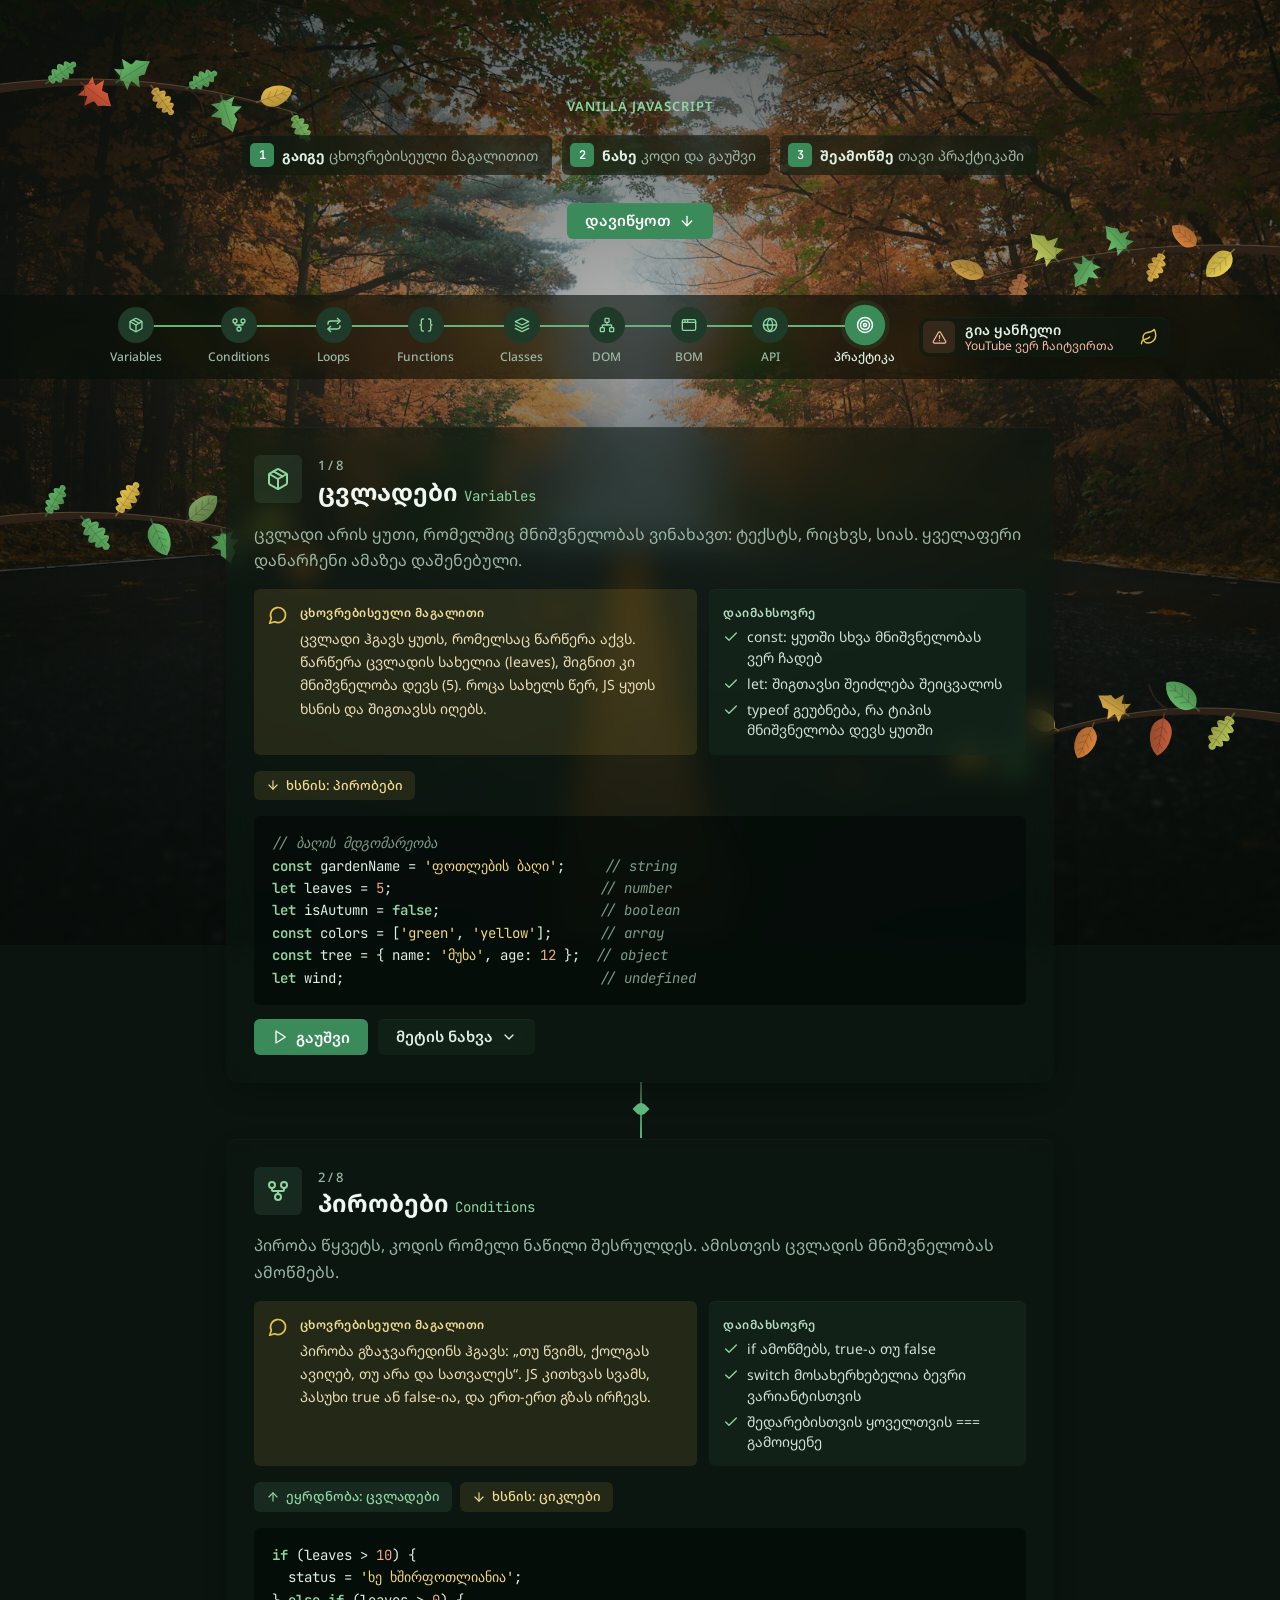
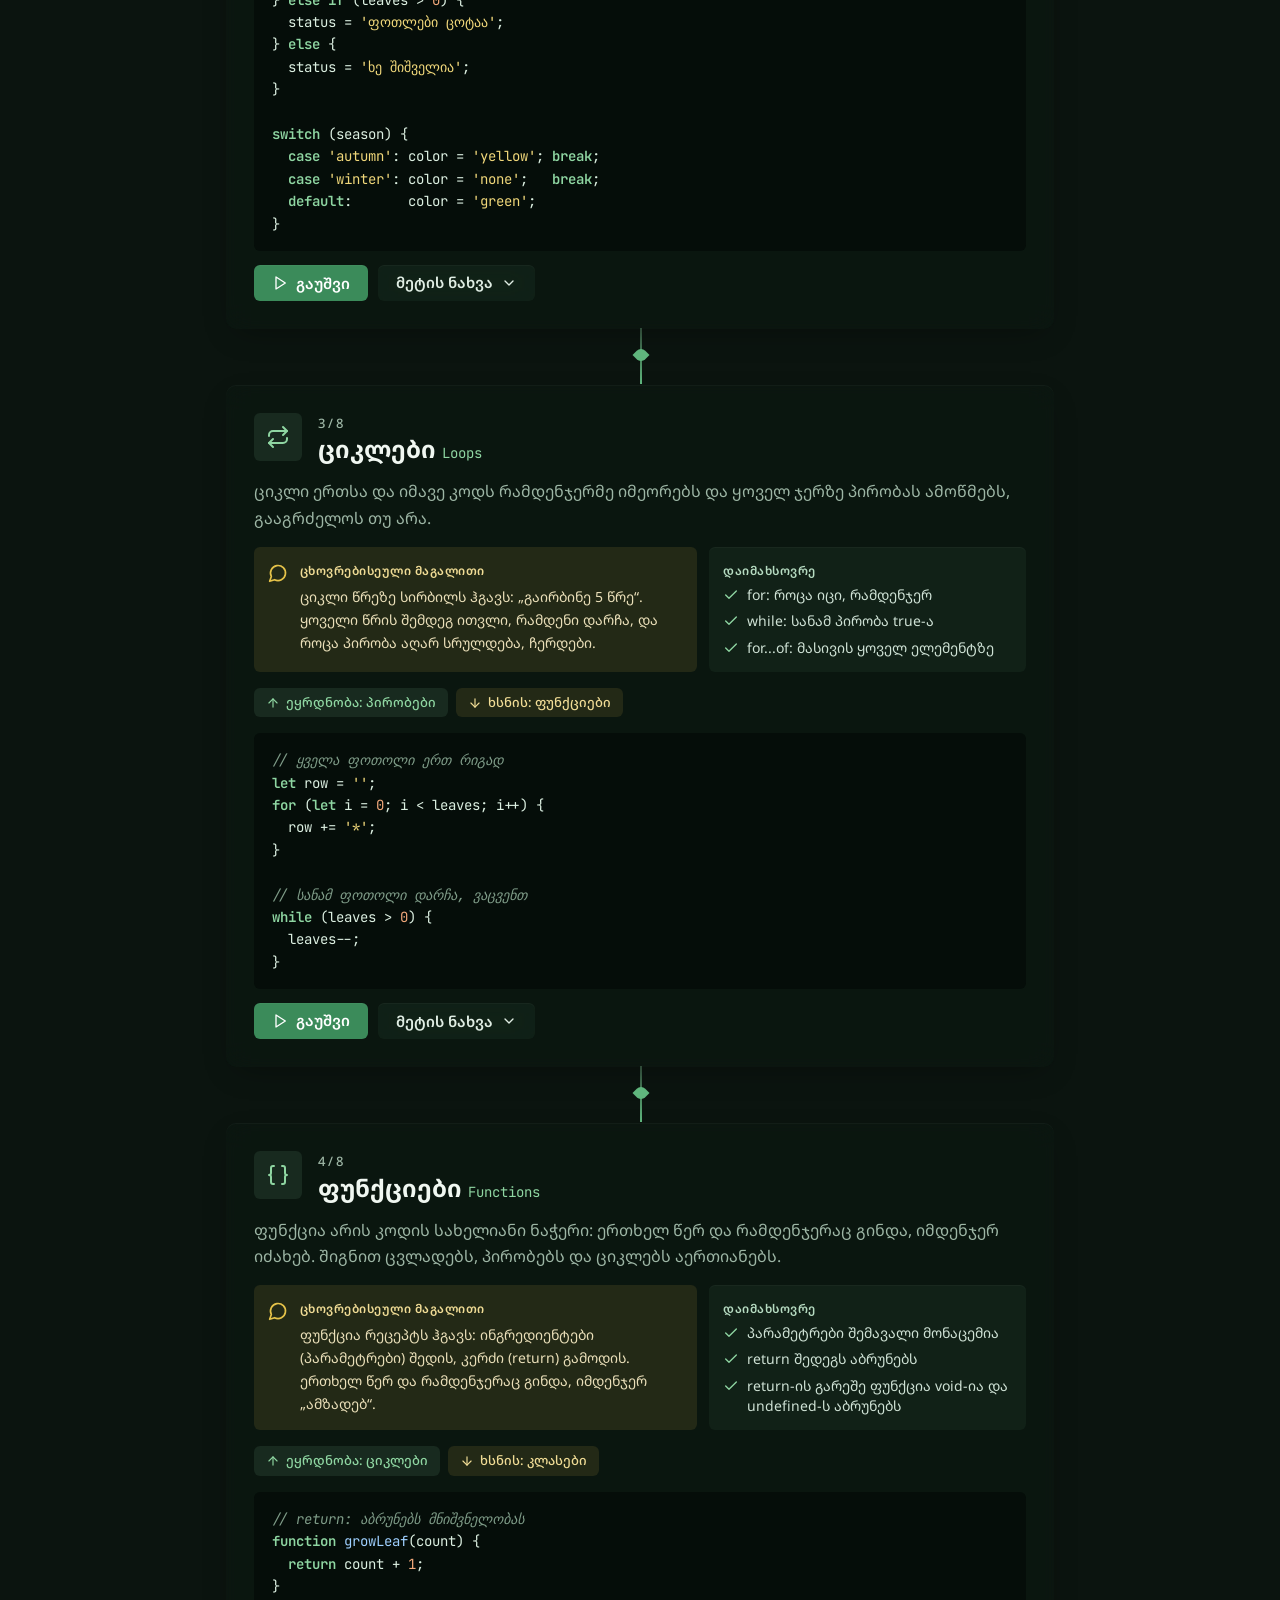
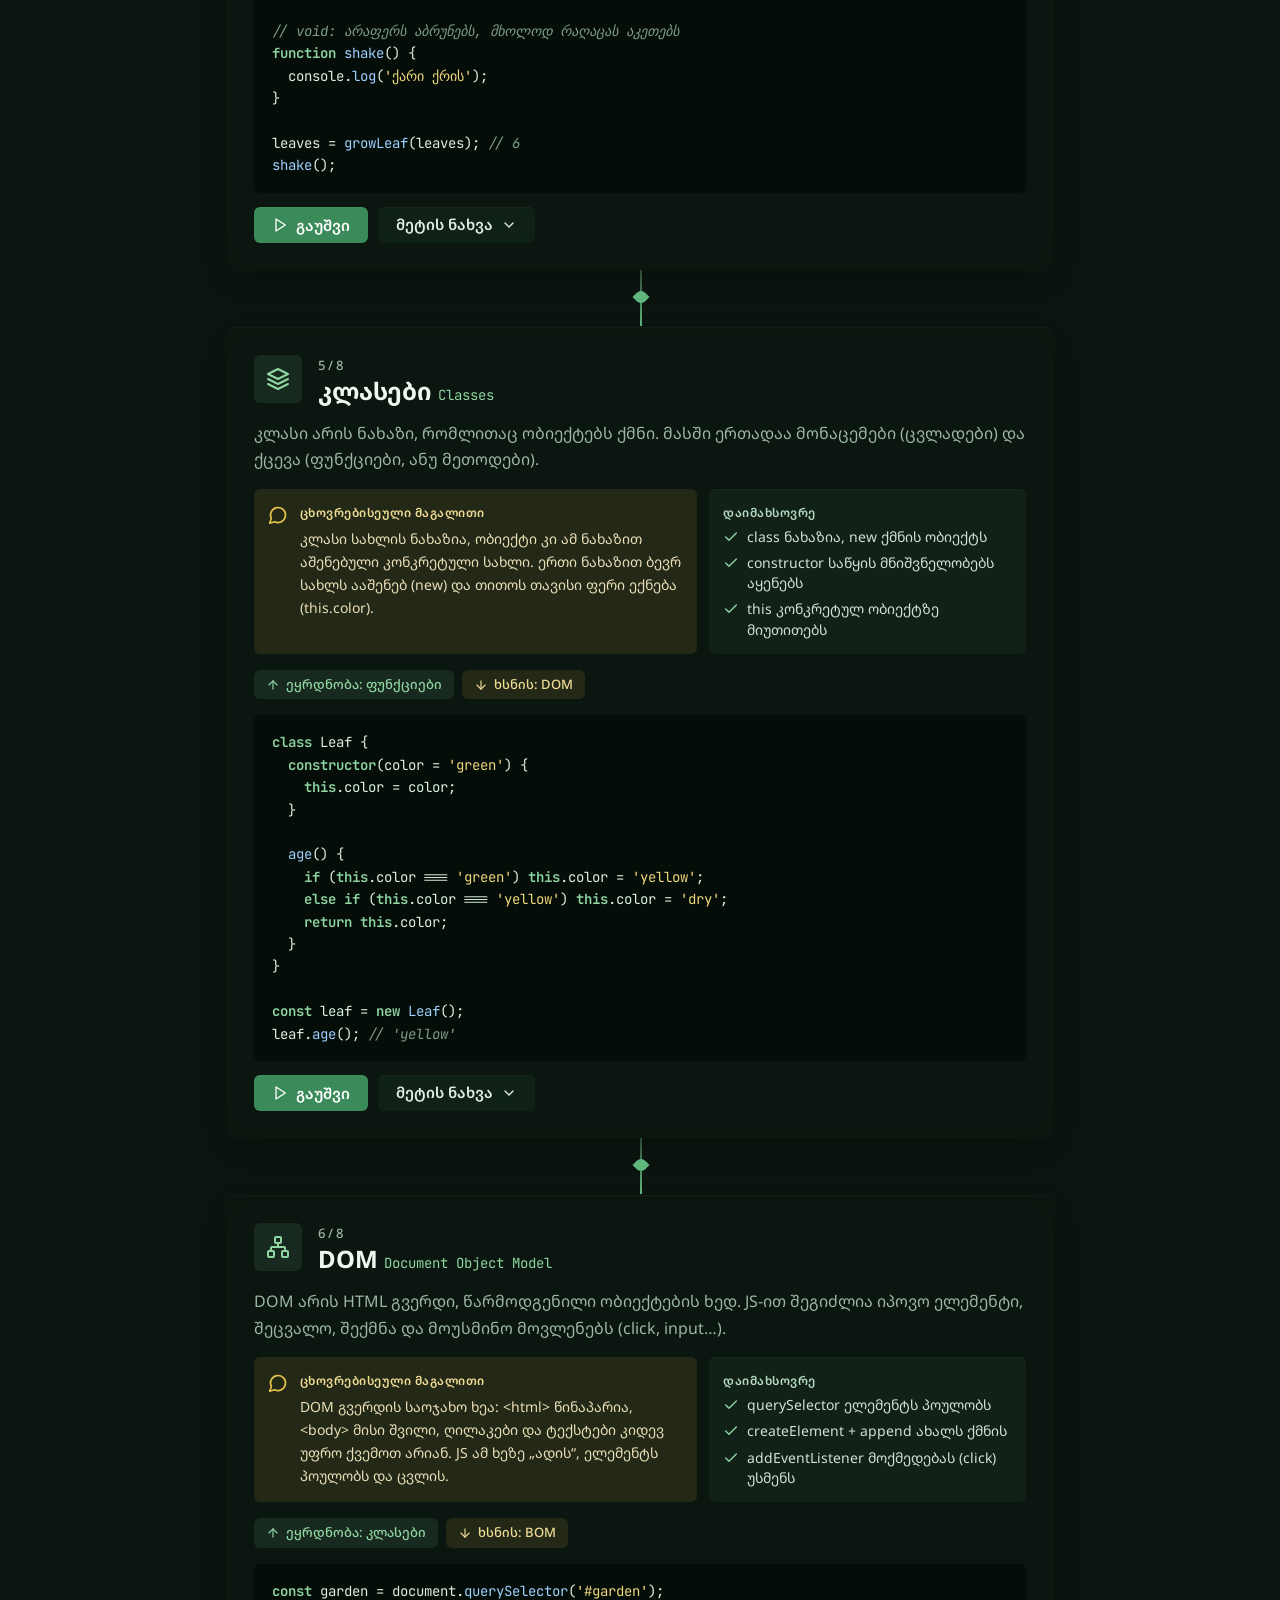
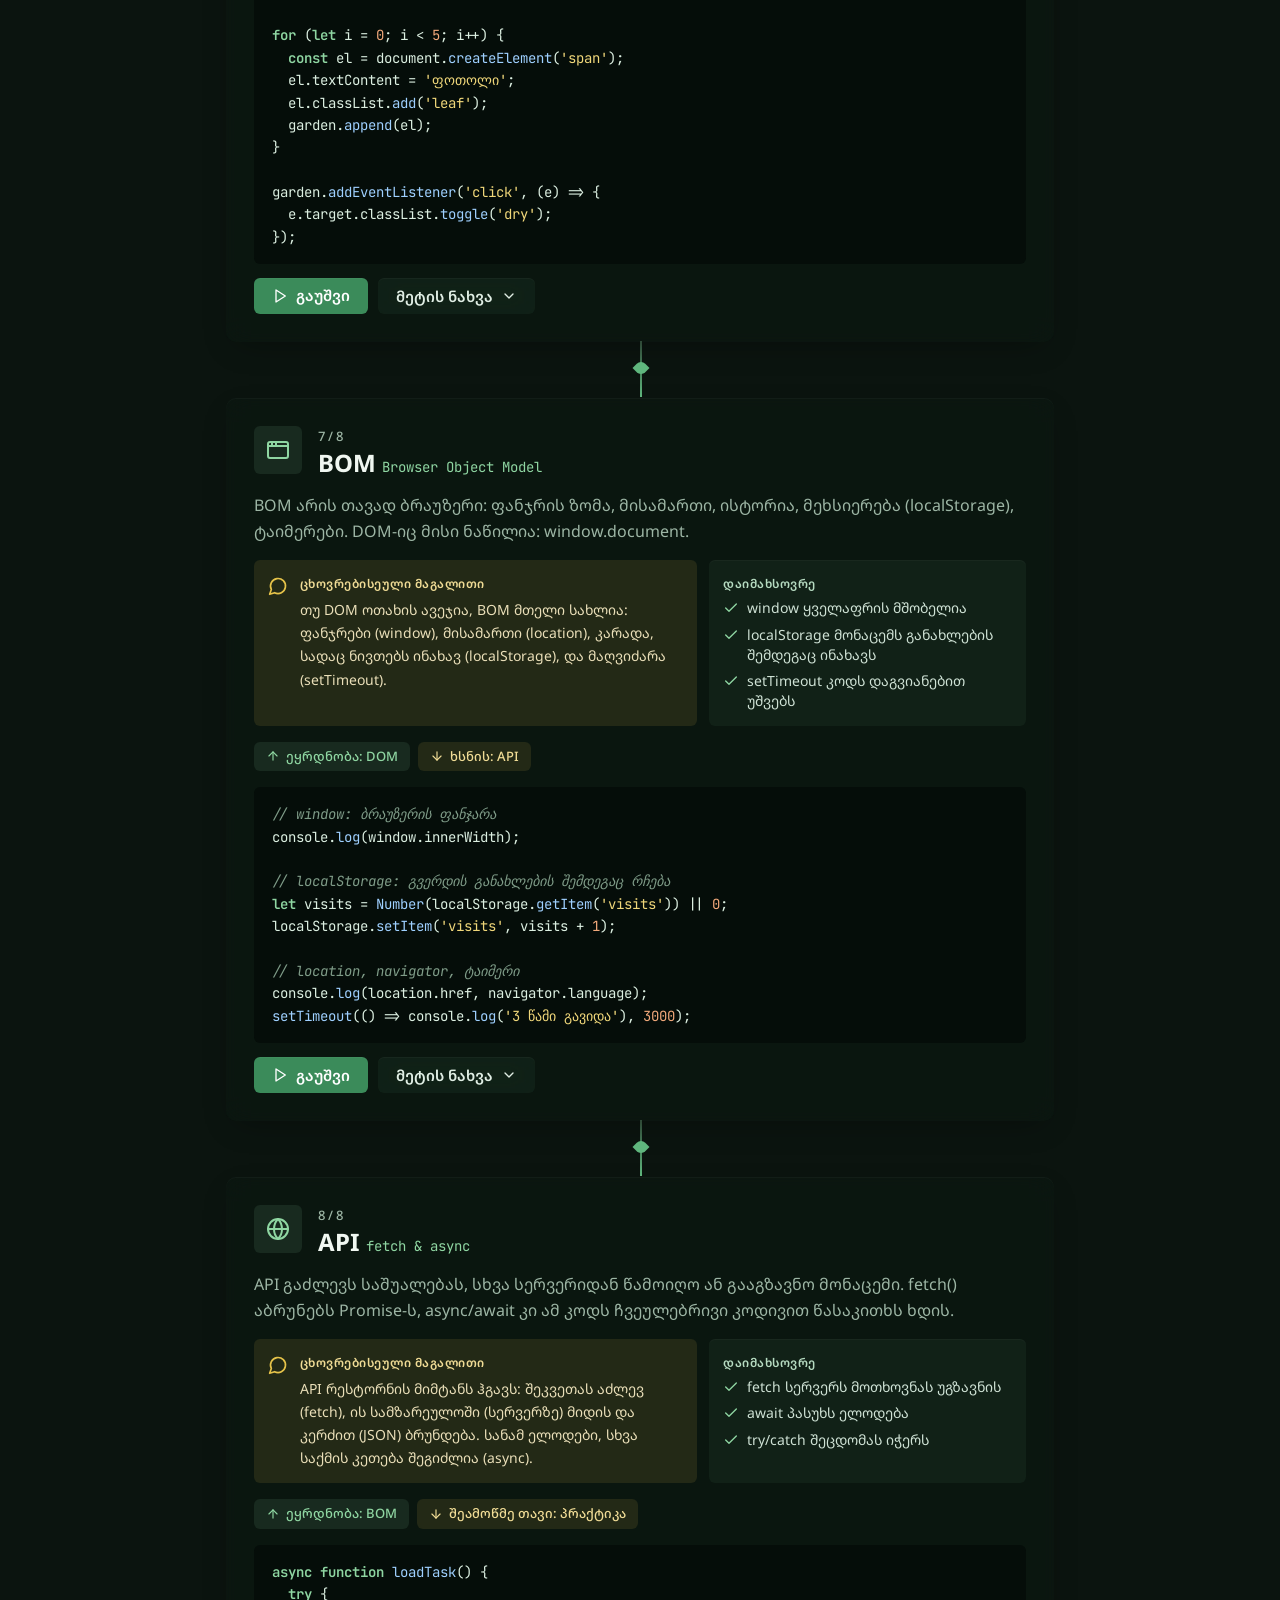
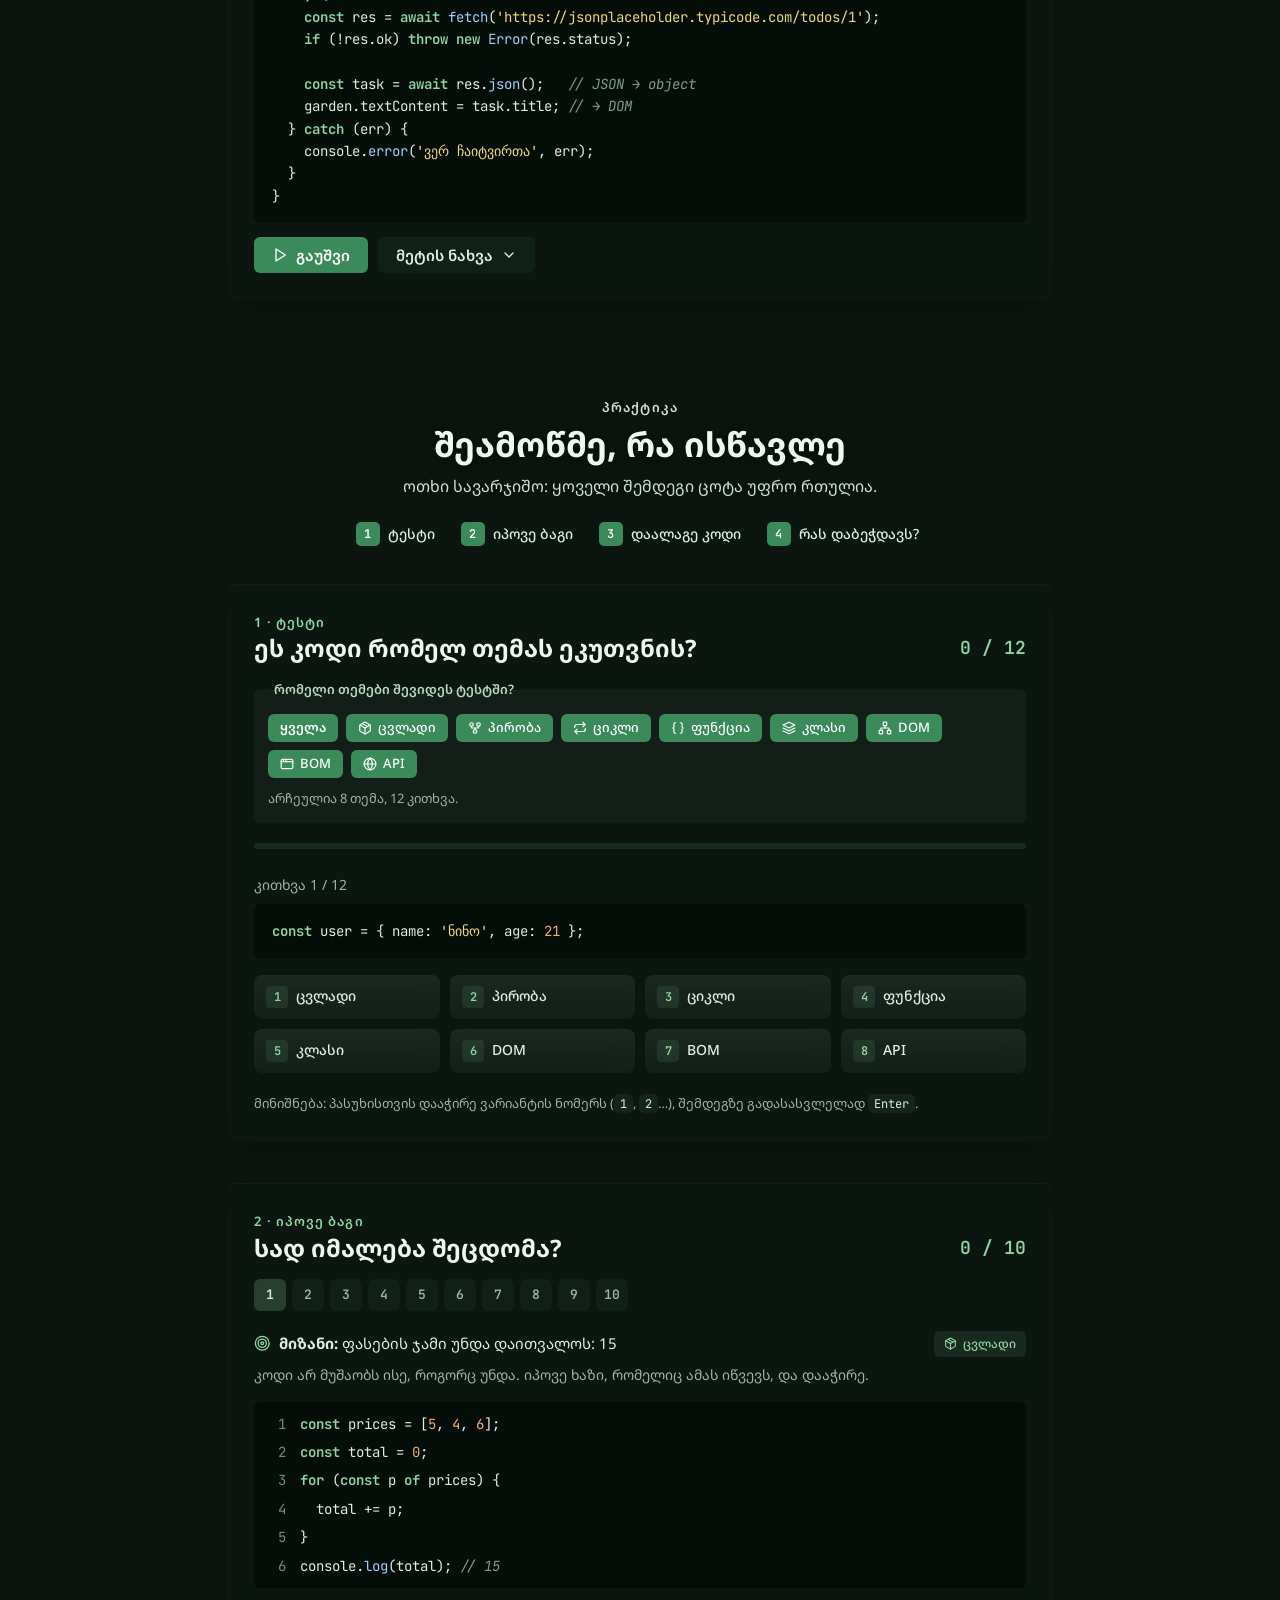
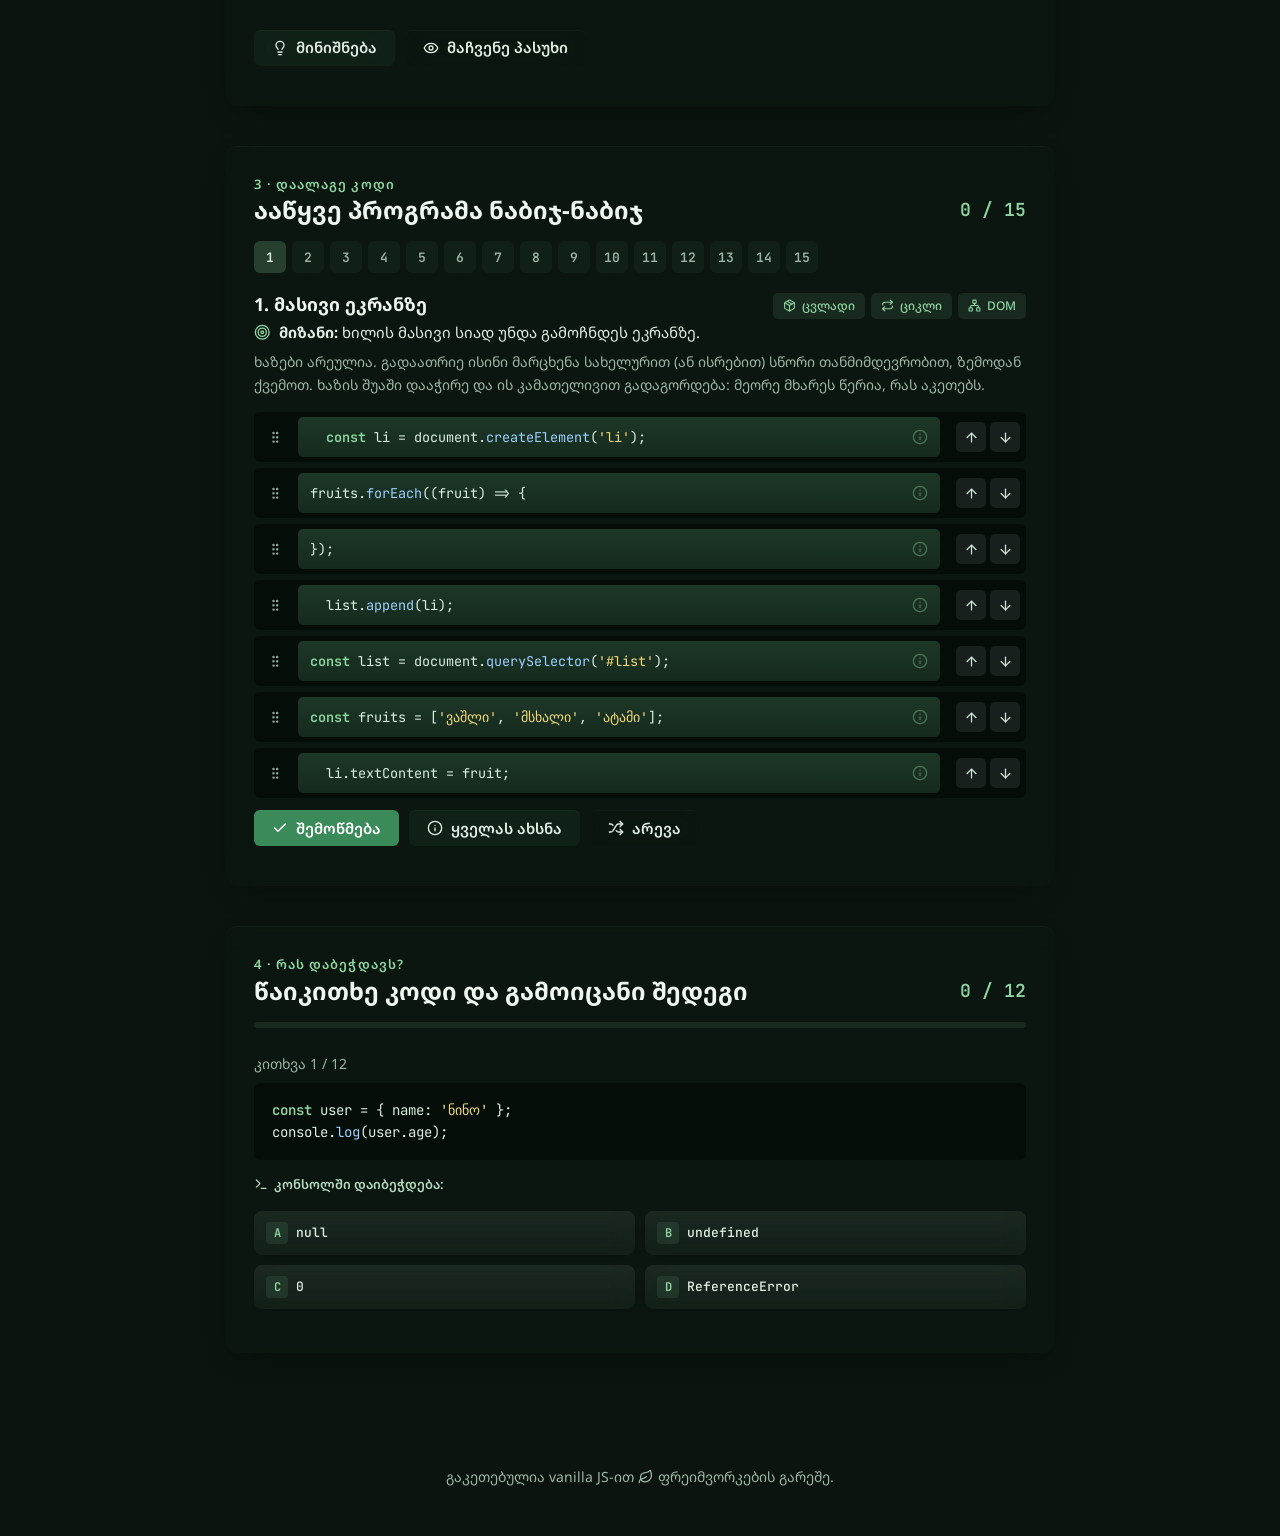
<file: index.html>
<!DOCTYPE html>
<html lang="ka">
<head>
    <meta charset="UTF-8">
    <meta name="viewport" content="width=device-width, initial-scale=1.0">
    <meta name="theme-color" content="#0b140f">
    <title>JS ფოთლები</title>
    <meta name="description" content="JavaScript-ის 8 ძირითადი თემა ერთ ჯაჭვად: მაგალითები, ტესტი, ბაგების ძებნა და კოდის დალაგება.">

    <link rel="preconnect" href="https://fonts.googleapis.com">
    <link rel="preconnect" href="https://fonts.gstatic.com" crossorigin>
    <link href="https://fonts.googleapis.com/css2?family=Noto+Sans+Georgian:wght@400;500;600;700&family=JetBrains+Mono:wght@400;600&display=swap" rel="stylesheet">

    <link rel="stylesheet" href="basics.css">

    <!-- order matters: data → helpers → features → main -->
    <script src="src/icons.js" defer></script>
    <script src="src/helpers.js" defer></script>
    <script src="src/data/topics.js" defer></script>
    <script src="src/data/quiz.js" defer></script>
    <script src="src/data/practice.js" defer></script>
    <script src="src/data/puzzles.js" defer></script>
    <script src="src/data/seasons.js" defer></script>
    <script src="src/topics.js" defer></script>
    <script src="src/quiz.js" defer></script>
    <script src="src/bugs.js" defer></script>
    <script src="src/order.js" defer></script>
    <script src="src/output.js" defer></script>
    <script src="src/leaves.js" defer></script>
    <script src="src/music.js" defer></script>
    <script src="src/seasons.js" defer></script>
    <script src="src/main.js" defer></script>
</head>
<body>
    <div class="forest" id="forest" aria-hidden="true"></div>
    <canvas id="leaves" aria-hidden="true"></canvas>
    <div class="yt-wrap" id="yt-wrap" aria-hidden="true"></div>

    <header class="hero">
        <p class="hero__eyebrow">Vanilla JavaScript</p>
        <h1 class="sr-only">JS-ის 8 ფოთოლი</h1>

        <ol class="howto" aria-label="როგორ ვისწავლოთ">
            <li><span class="howto__no">1</span><span><b>გაიგე</b> ცხოვრებისეული მაგალითით</span></li>
            <li><span class="howto__no">2</span><span><b>ნახე</b> კოდი და გაუშვი</span></li>
            <li><span class="howto__no">3</span><span><b>შეამოწმე</b> თავი პრაქტიკაში</span></li>
        </ol>

        <a class="btn btn--primary" href="#variables">
            დავიწყოთ
            <svg class="icon" viewBox="0 0 24 24" fill="none" stroke="currentColor" stroke-width="2" stroke-linecap="round" stroke-linejoin="round" aria-hidden="true"><path d="M12 5v14"/><path d="m19 12-7 7-7-7"/></svg>
        </a>
    </header>

    <nav class="chain" aria-label="თემების ჯაჭვი">
        <div class="chain__bar">
            <ol class="chain__list" id="chain"></ol>

            <div class="player">
                <button class="music" id="music-btn" type="button" aria-pressed="false" aria-label="მუსიკის ჩართვა">
                    <span class="music__icon">
                        <svg class="icon" viewBox="0 0 24 24" fill="none" stroke="currentColor" stroke-width="2" stroke-linecap="round" stroke-linejoin="round" aria-hidden="true"><polygon points="6 3 20 12 6 21 6 3"/></svg>
                    </span>
                    <span class="music__eq" aria-hidden="true"><i></i><i></i><i></i></span>
                    <span class="music__text">
                        <span class="music__title">გია ყანჩელი</span>
                        <span class="music__sub">ყვითელი ფოთლები</span>
                    </span>
                </button>
                <button class="season-btn" id="season-btn" type="button" aria-expanded="false" aria-controls="season-menu" aria-label="სეზონი და მუსიკა"></button>
                <div class="season-menu" id="season-menu" hidden></div>
            </div>
        </div>
    </nav>

    <main class="wrap">
        <div class="topics" id="topics"></div>

        <section class="practice" id="practice" aria-labelledby="practice-title">
            <header class="practice__intro">
                <p class="eyebrow">პრაქტიკა</p>
                <h2 id="practice-title">შეამოწმე, რა ისწავლე</h2>
                <p>ოთხი სავარჯიშო: ყოველი შემდეგი ცოტა უფრო რთულია.</p>
                <nav class="practice__links" aria-label="სავარჯიშოები">
                    <a href="#quiz"><span class="practice__no">1</span>ტესტი</a>
                    <a href="#bugs"><span class="practice__no">2</span>იპოვე ბაგი</a>
                    <a href="#order"><span class="practice__no">3</span>დაალაგე კოდი</a>
                    <a href="#output"><span class="practice__no">4</span>რას დაბეჭდავს?</a>
                </nav>
            </header>

            <!-- 1. Quiz -->
            <section class="quiz card" id="quiz" aria-labelledby="quiz-title">
                <header class="quiz__head">
                    <div>
                        <p class="eyebrow">1 · ტესტი</p>
                        <h2 id="quiz-title">ეს კოდი რომელ თემას ეკუთვნის?</h2>
                    </div>
                    <p class="quiz__score" id="quiz-score" aria-live="polite">0 / 0</p>
                </header>

                <fieldset class="filter">
                    <legend class="filter__legend">რომელი თემები შევიდეს ტესტში?</legend>
                    <div class="filter__chips" id="quiz-filter"></div>
                    <p class="filter__note" id="quiz-filter-note" aria-live="polite"></p>
                </fieldset>

                <div class="progress" role="progressbar" aria-valuemin="0" aria-valuemax="100" aria-valuenow="0" id="quiz-progress">
                    <span class="progress__bar"></span>
                </div>

                <div class="quiz__body" id="quiz-body"></div>

                <p class="quiz__hint">მინიშნება: პასუხისთვის დააჭირე ვარიანტის ნომერს (<kbd>1</kbd>, <kbd>2</kbd>…), შემდეგზე გადასასვლელად <kbd>Enter</kbd>.</p>
            </section>

            <!-- 2. Bug hunt -->
            <section class="quiz card" id="bugs" aria-labelledby="bugs-title">
                <header class="quiz__head">
                    <div>
                        <p class="eyebrow">2 · იპოვე ბაგი</p>
                        <h2 id="bugs-title">სად იმალება შეცდომა?</h2>
                    </div>
                    <p class="quiz__score" id="bugs-score" aria-live="polite">0 / 0</p>
                </header>
                <div class="step-dots" id="bugs-nav" aria-label="ბაგები"></div>
                <div id="bugs-body"></div>
            </section>

            <!-- 3. Order the code -->
            <section class="quiz card" id="order" aria-labelledby="order-title">
                <header class="quiz__head">
                    <div>
                        <p class="eyebrow">3 · დაალაგე კოდი</p>
                        <h2 id="order-title">ააწყვე პროგრამა ნაბიჯ-ნაბიჯ</h2>
                    </div>
                    <p class="quiz__score" id="order-score" aria-live="polite">0 / 0</p>
                </header>
                <div class="step-dots" id="order-tabs" role="tablist" aria-label="ამოცანები"></div>
                <div id="order-body"></div>
            </section>

            <!-- 4. Predict the output -->
            <section class="quiz card" id="output" aria-labelledby="output-title">
                <header class="quiz__head">
                    <div>
                        <p class="eyebrow">4 · რას დაბეჭდავს?</p>
                        <h2 id="output-title">წაიკითხე კოდი და გამოიცანი შედეგი</h2>
                    </div>
                    <p class="quiz__score" id="output-score" aria-live="polite">0 / 0</p>
                </header>
                <div class="progress" role="progressbar" aria-valuemin="0" aria-valuemax="100" aria-valuenow="0" id="output-progress">
                    <span class="progress__bar"></span>
                </div>
                <div id="output-body"></div>
            </section>
        </section>
    </main>

    <footer class="foot">
        <p>
            გაკეთებულია vanilla JS-ით
            <svg class="icon" viewBox="0 0 24 24" fill="none" stroke="currentColor" stroke-width="2" stroke-linecap="round" stroke-linejoin="round" aria-hidden="true"><path d="M11 20A7 7 0 0 1 9.8 6.1C15.5 5 17 4.48 19 2c1 2 2 4.18 2 8 0 5.5-4.78 10-10 10Z"/><path d="M2 21c0-3 1.85-5.36 5.08-6C9.5 14.52 12 13 13 12"/></svg>
            ფრეიმვორკების გარეშე.
        </p>
    </footer>
</body>
</html>
</file>
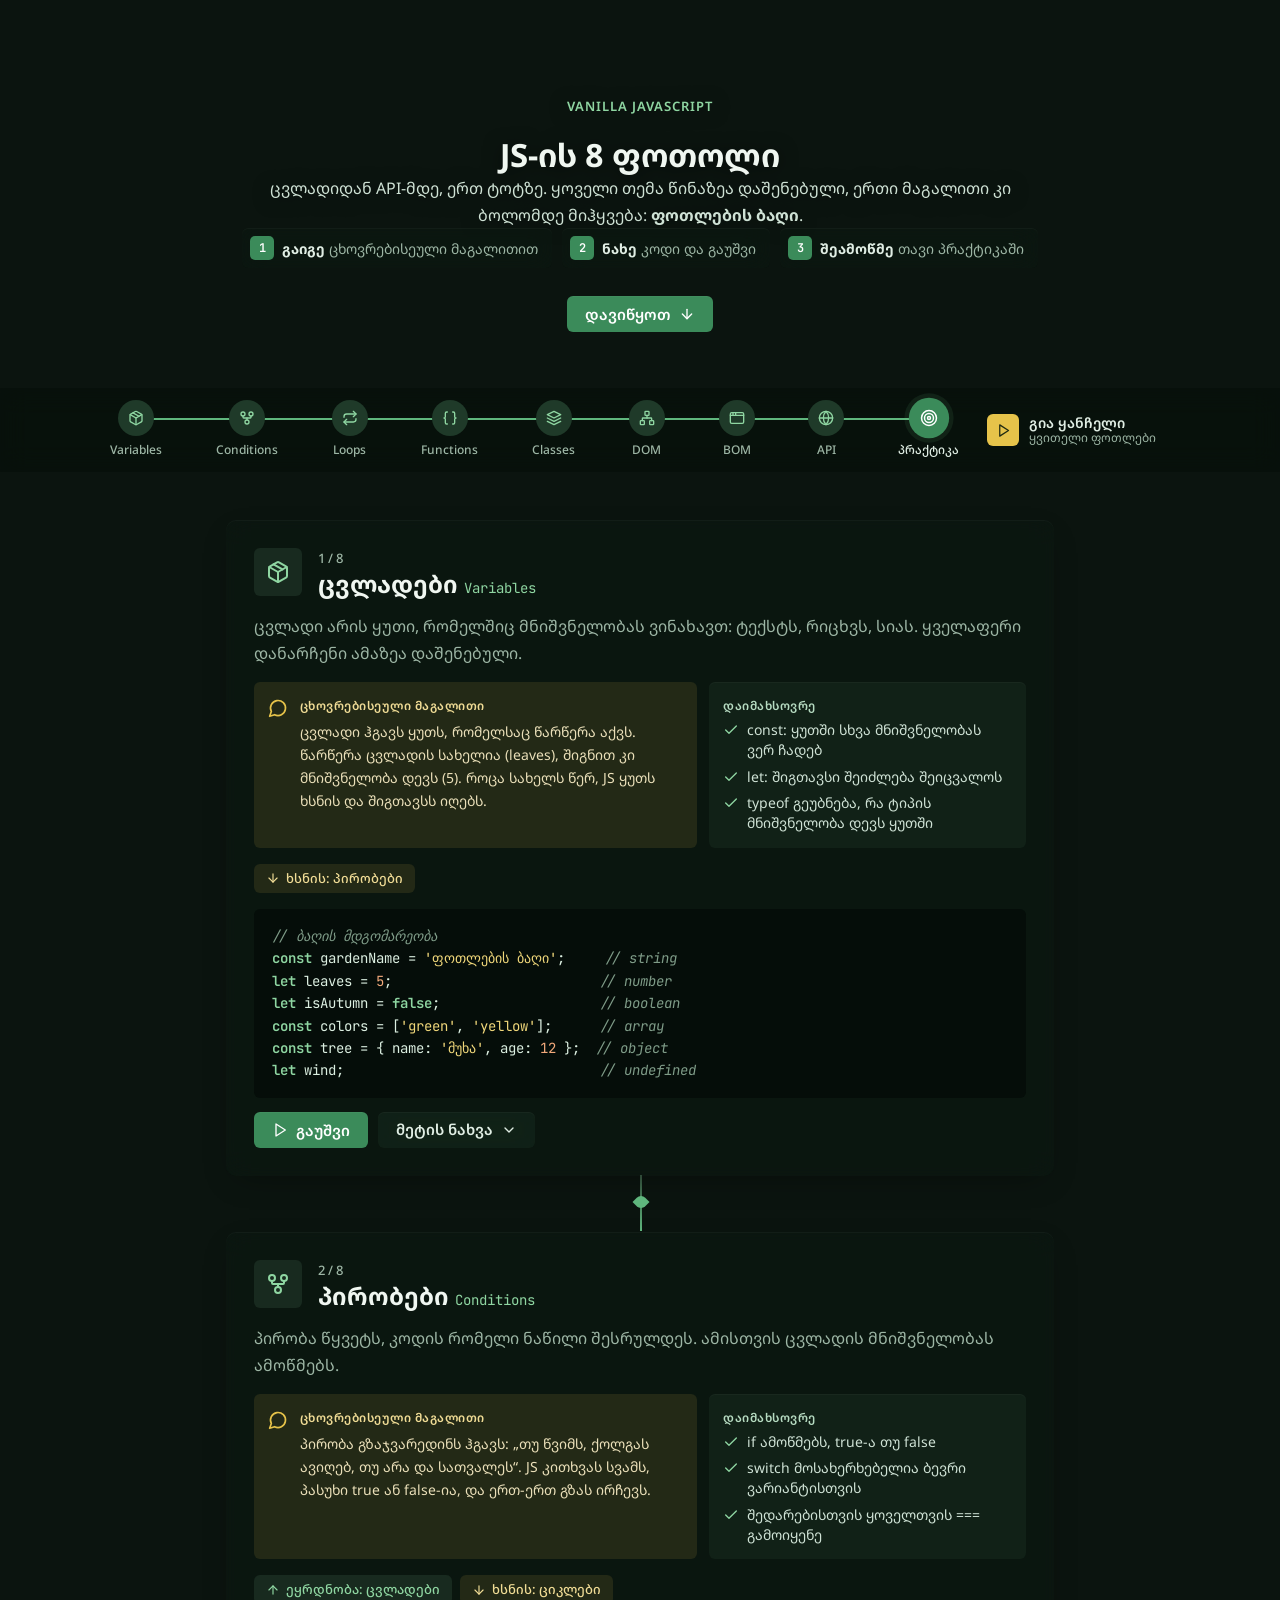
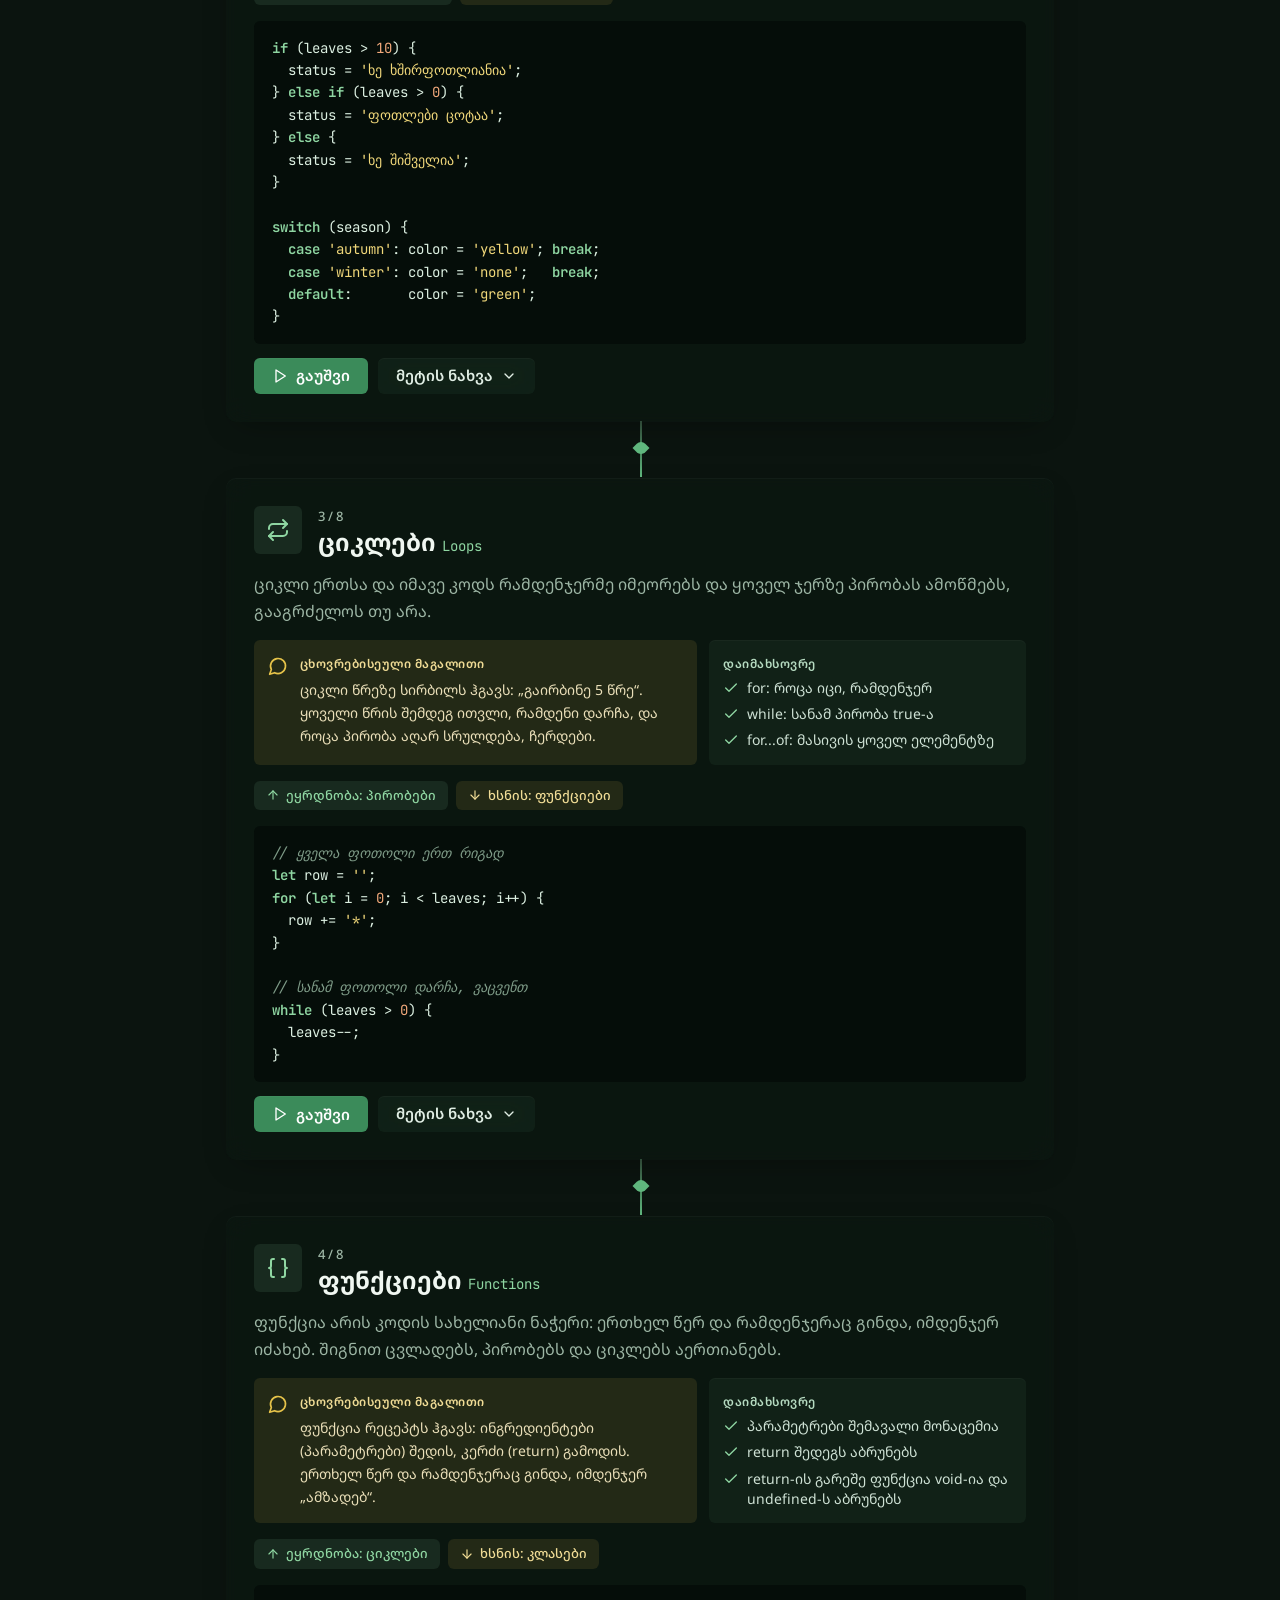
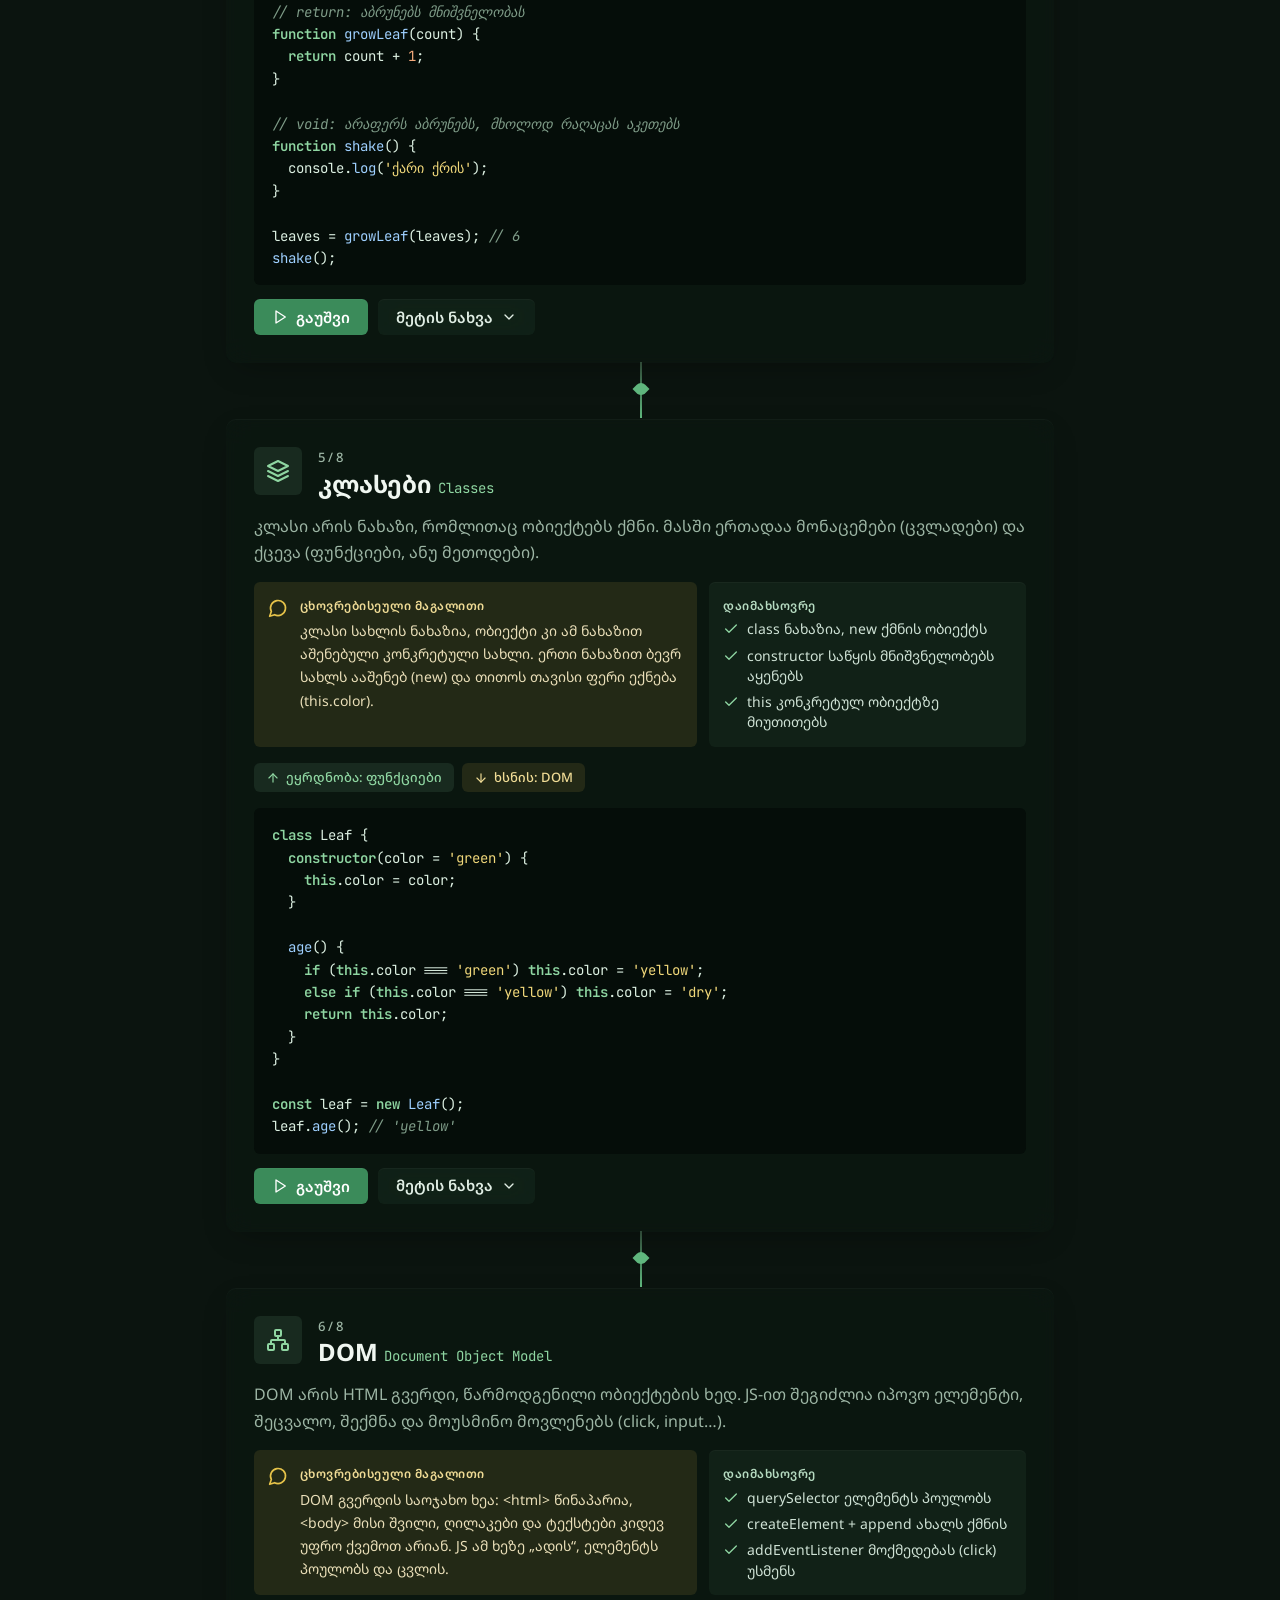
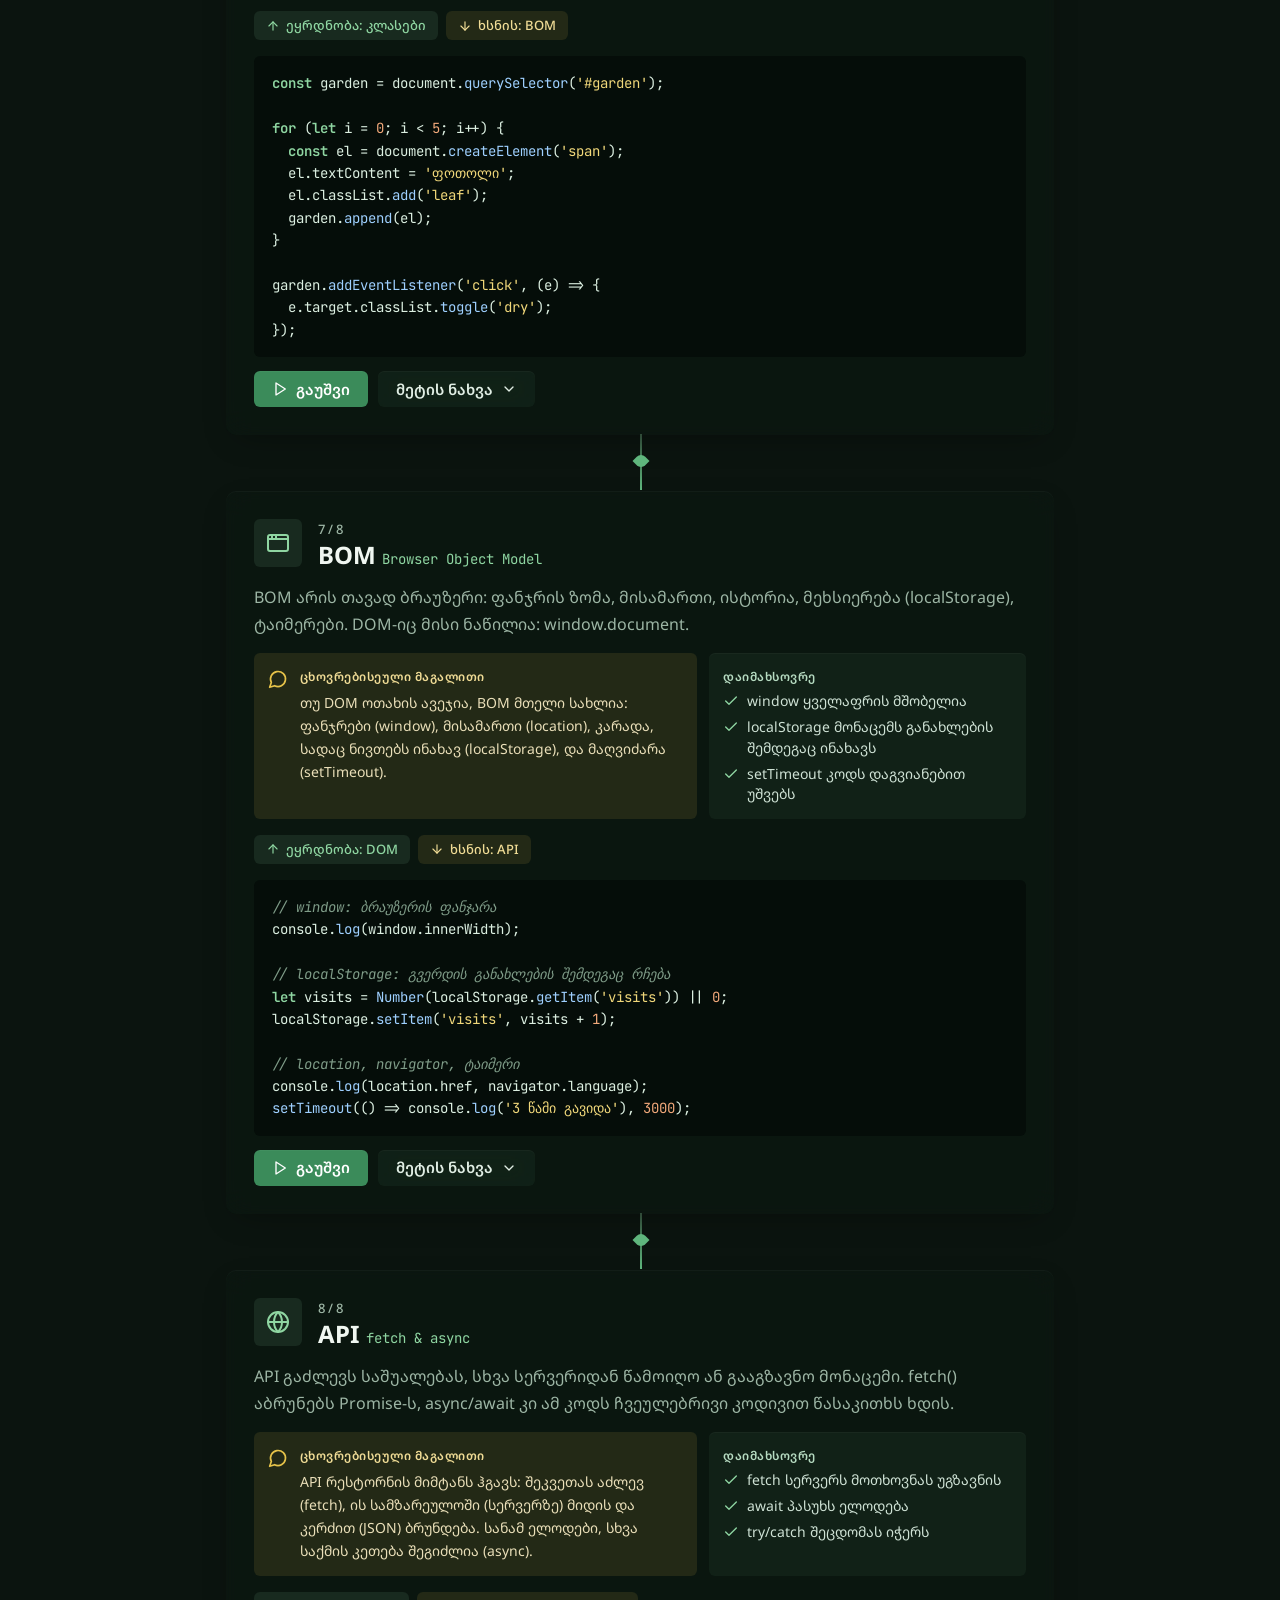
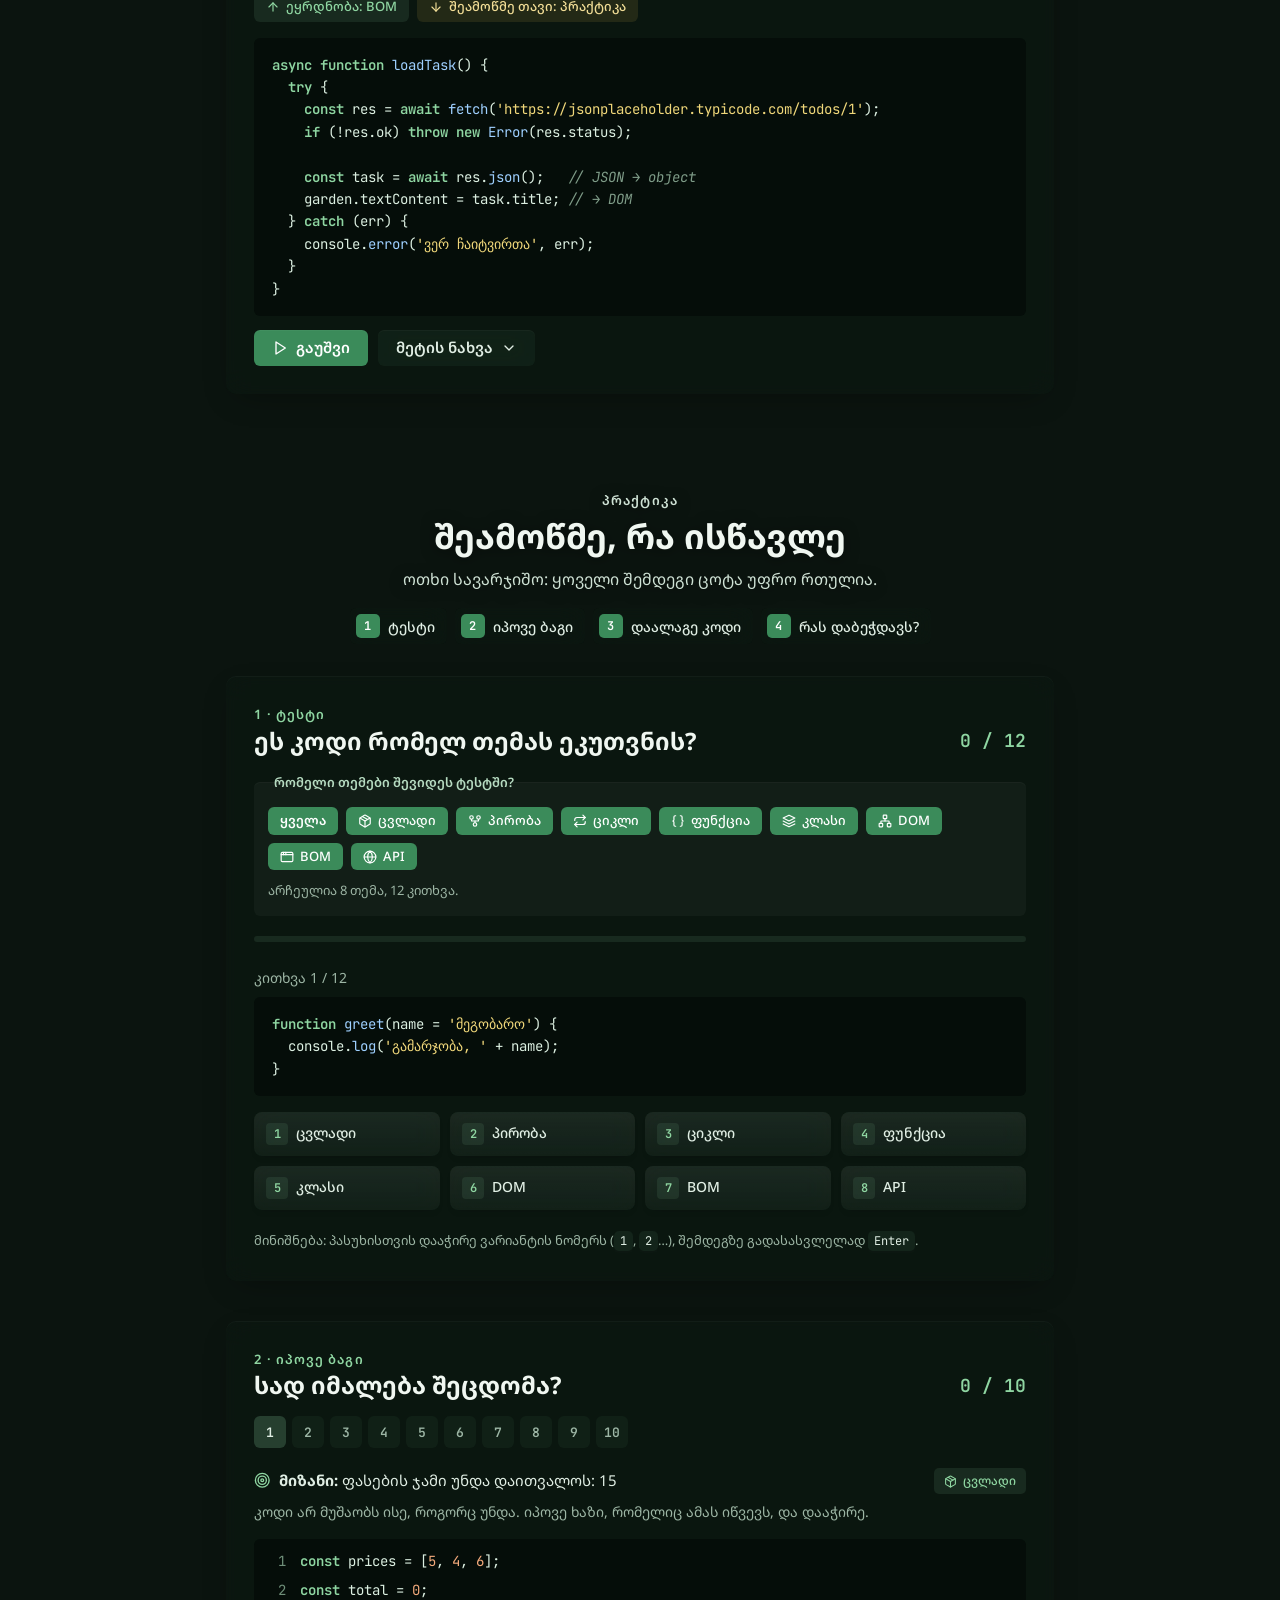
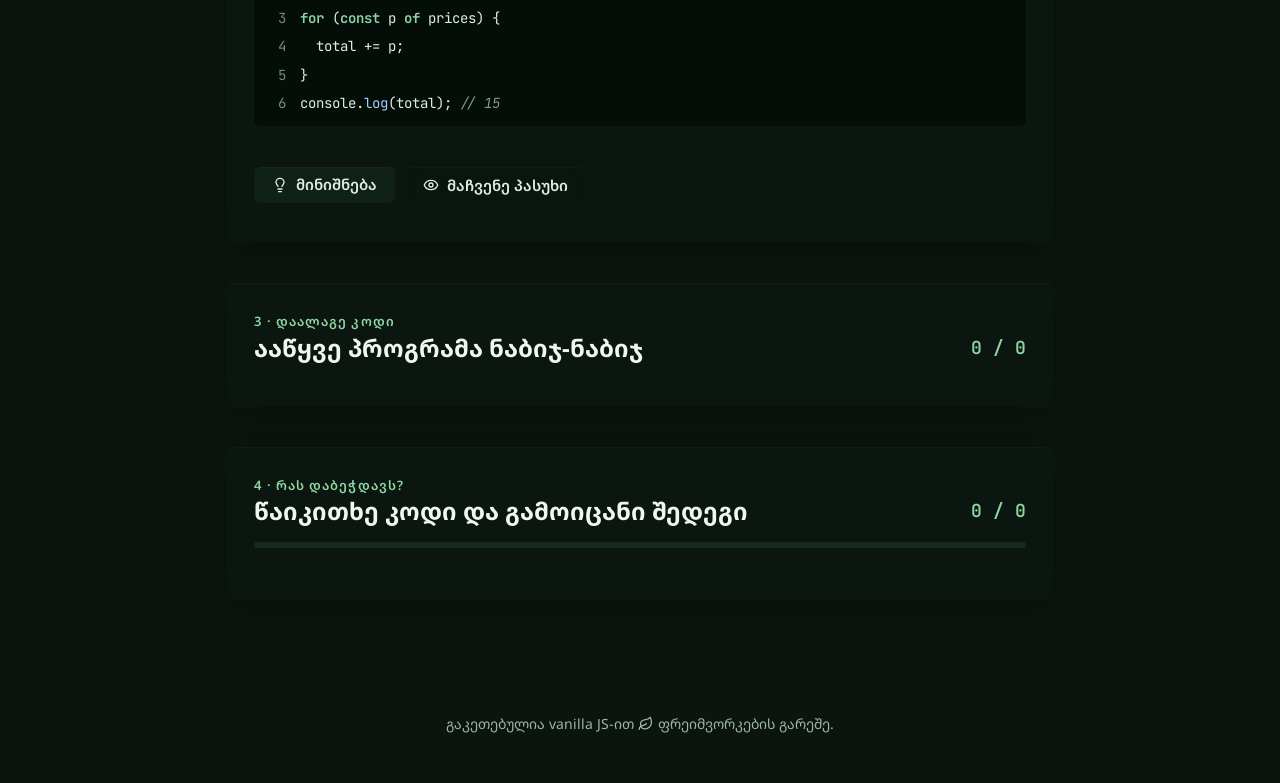
<file: basics.html>
<!DOCTYPE html>
<html lang="ka">
<head>
    <meta charset="UTF-8">
    <meta name="viewport" content="width=device-width, initial-scale=1.0">
    <title>JS ფოთლები</title>
    <meta name="description" content="JavaScript-ის 8 ძირითადი თემა ერთ ჯაჭვად: მაგალითები, ტესტი, ბაგების ძებნა და კოდის დალაგება.">

    <link rel="preconnect" href="https://fonts.googleapis.com">
    <link rel="preconnect" href="https://fonts.gstatic.com" crossorigin>
    <link href="https://fonts.googleapis.com/css2?family=Noto+Sans+Georgian:wght@400;500;600;700&family=JetBrains+Mono:wght@400;600&display=swap" rel="stylesheet">

    <link rel="stylesheet" href="basics.css">

    <!-- order matters: data → helpers → features → main -->
    <script src="src/icons.js" defer></script>
    <script src="src/helpers.js" defer></script>
    <script src="src/data/topics.js" defer></script>
    <script src="src/data/quiz.js" defer></script>
    <script src="src/data/practice.js" defer></script>
    <script src="src/topics.js" defer></script>
    <script src="src/quiz.js" defer></script>
    <script src="src/bugs.js" defer></script>
    <script src="src/order.js" defer></script>
    <script src="src/output.js" defer></script>
    <script src="src/leaves.js" defer></script>
    <script src="src/music.js" defer></script>
    <script src="src/main.js" defer></script>
</head>
<body>
    <canvas id="leaves" aria-hidden="true"></canvas>
    <div class="yt-wrap" id="yt-wrap" aria-hidden="true"></div>

    <header class="hero">
        <p class="hero__eyebrow">Vanilla JavaScript</p>
        <h1 class="hero__title">JS-ის 8 ფოთოლი</h1>
        <p class="hero__lead">
            ცვლადიდან API-მდე, ერთ ტოტზე. ყოველი თემა წინაზეა დაშენებული,
            ერთი მაგალითი კი ბოლომდე მიჰყვება: <strong>ფოთლების ბაღი</strong>.
        </p>

        <ol class="howto" aria-label="როგორ ვისწავლოთ">
            <li><span class="howto__no">1</span><span><b>გაიგე</b> ცხოვრებისეული მაგალითით</span></li>
            <li><span class="howto__no">2</span><span><b>ნახე</b> კოდი და გაუშვი</span></li>
            <li><span class="howto__no">3</span><span><b>შეამოწმე</b> თავი პრაქტიკაში</span></li>
        </ol>

        <a class="btn btn--primary" href="#variables">
            დავიწყოთ
            <svg class="icon" viewBox="0 0 24 24" fill="none" stroke="currentColor" stroke-width="2" stroke-linecap="round" stroke-linejoin="round" aria-hidden="true"><path d="M12 5v14"/><path d="m19 12-7 7-7-7"/></svg>
        </a>
    </header>

    <nav class="chain" aria-label="თემების ჯაჭვი">
        <div class="chain__bar">
            <ol class="chain__list" id="chain"></ol>

            <button class="music" id="music-btn" type="button" aria-pressed="false" aria-label="მუსიკის ჩართვა">
                <span class="music__icon">
                    <svg class="icon" viewBox="0 0 24 24" fill="none" stroke="currentColor" stroke-width="2" stroke-linecap="round" stroke-linejoin="round" aria-hidden="true"><polygon points="6 3 20 12 6 21 6 3"/></svg>
                </span>
                <span class="music__eq" aria-hidden="true"><i></i><i></i><i></i></span>
                <span class="music__text">
                    <span class="music__title">გია ყანჩელი</span>
                    <span class="music__sub">ყვითელი ფოთლები</span>
                </span>
            </button>
        </div>
    </nav>

    <main class="wrap">
        <div class="topics" id="topics"></div>

        <section class="practice" id="practice" aria-labelledby="practice-title">
            <header class="practice__intro">
                <p class="eyebrow">პრაქტიკა</p>
                <h2 id="practice-title">შეამოწმე, რა ისწავლე</h2>
                <p>ოთხი სავარჯიშო: ყოველი შემდეგი ცოტა უფრო რთულია.</p>
                <nav class="practice__links" aria-label="სავარჯიშოები">
                    <a href="#quiz"><span class="practice__no">1</span>ტესტი</a>
                    <a href="#bugs"><span class="practice__no">2</span>იპოვე ბაგი</a>
                    <a href="#order"><span class="practice__no">3</span>დაალაგე კოდი</a>
                    <a href="#output"><span class="practice__no">4</span>რას დაბეჭდავს?</a>
                </nav>
            </header>

            <!-- 1. Quiz -->
            <section class="quiz card" id="quiz" aria-labelledby="quiz-title">
                <header class="quiz__head">
                    <div>
                        <p class="eyebrow">1 · ტესტი</p>
                        <h2 id="quiz-title">ეს კოდი რომელ თემას ეკუთვნის?</h2>
                    </div>
                    <p class="quiz__score" id="quiz-score" aria-live="polite">0 / 0</p>
                </header>

                <fieldset class="filter">
                    <legend class="filter__legend">რომელი თემები შევიდეს ტესტში?</legend>
                    <div class="filter__chips" id="quiz-filter"></div>
                    <p class="filter__note" id="quiz-filter-note" aria-live="polite"></p>
                </fieldset>

                <div class="progress" role="progressbar" aria-valuemin="0" aria-valuemax="100" aria-valuenow="0" id="quiz-progress">
                    <span class="progress__bar"></span>
                </div>

                <div class="quiz__body" id="quiz-body"></div>

                <p class="quiz__hint">მინიშნება: პასუხისთვის დააჭირე ვარიანტის ნომერს (<kbd>1</kbd>, <kbd>2</kbd>…), შემდეგზე გადასასვლელად <kbd>Enter</kbd>.</p>
            </section>

            <!-- 2. Bug hunt -->
            <section class="quiz card" id="bugs" aria-labelledby="bugs-title">
                <header class="quiz__head">
                    <div>
                        <p class="eyebrow">2 · იპოვე ბაგი</p>
                        <h2 id="bugs-title">სად იმალება შეცდომა?</h2>
                    </div>
                    <p class="quiz__score" id="bugs-score" aria-live="polite">0 / 0</p>
                </header>
                <div class="step-dots" id="bugs-nav" aria-label="ბაგები"></div>
                <div id="bugs-body"></div>
            </section>

            <!-- 3. Order the code -->
            <section class="quiz card" id="order" aria-labelledby="order-title">
                <header class="quiz__head">
                    <div>
                        <p class="eyebrow">3 · დაალაგე კოდი</p>
                        <h2 id="order-title">ააწყვე პროგრამა ნაბიჯ-ნაბიჯ</h2>
                    </div>
                    <p class="quiz__score" id="order-score" aria-live="polite">0 / 0</p>
                </header>
                <div class="tabs" id="order-tabs" role="tablist" aria-label="ამოცანები"></div>
                <div id="order-body"></div>
            </section>

            <!-- 4. Predict the output -->
            <section class="quiz card" id="output" aria-labelledby="output-title">
                <header class="quiz__head">
                    <div>
                        <p class="eyebrow">4 · რას დაბეჭდავს?</p>
                        <h2 id="output-title">წაიკითხე კოდი და გამოიცანი შედეგი</h2>
                    </div>
                    <p class="quiz__score" id="output-score" aria-live="polite">0 / 0</p>
                </header>
                <div class="progress" role="progressbar" aria-valuemin="0" aria-valuemax="100" aria-valuenow="0" id="output-progress">
                    <span class="progress__bar"></span>
                </div>
                <div id="output-body"></div>
            </section>
        </section>
    </main>

    <footer class="foot">
        <p>
            გაკეთებულია vanilla JS-ით
            <svg class="icon" viewBox="0 0 24 24" fill="none" stroke="currentColor" stroke-width="2" stroke-linecap="round" stroke-linejoin="round" aria-hidden="true"><path d="M11 20A7 7 0 0 1 9.8 6.1C15.5 5 17 4.48 19 2c1 2 2 4.18 2 8 0 5.5-4.78 10-10 10Z"/><path d="M2 21c0-3 1.85-5.36 5.08-6C9.5 14.52 12 13 13 12"/></svg>
            ფრეიმვორკების გარეშე.
        </p>
    </footer>
</body>
</html>
</file>
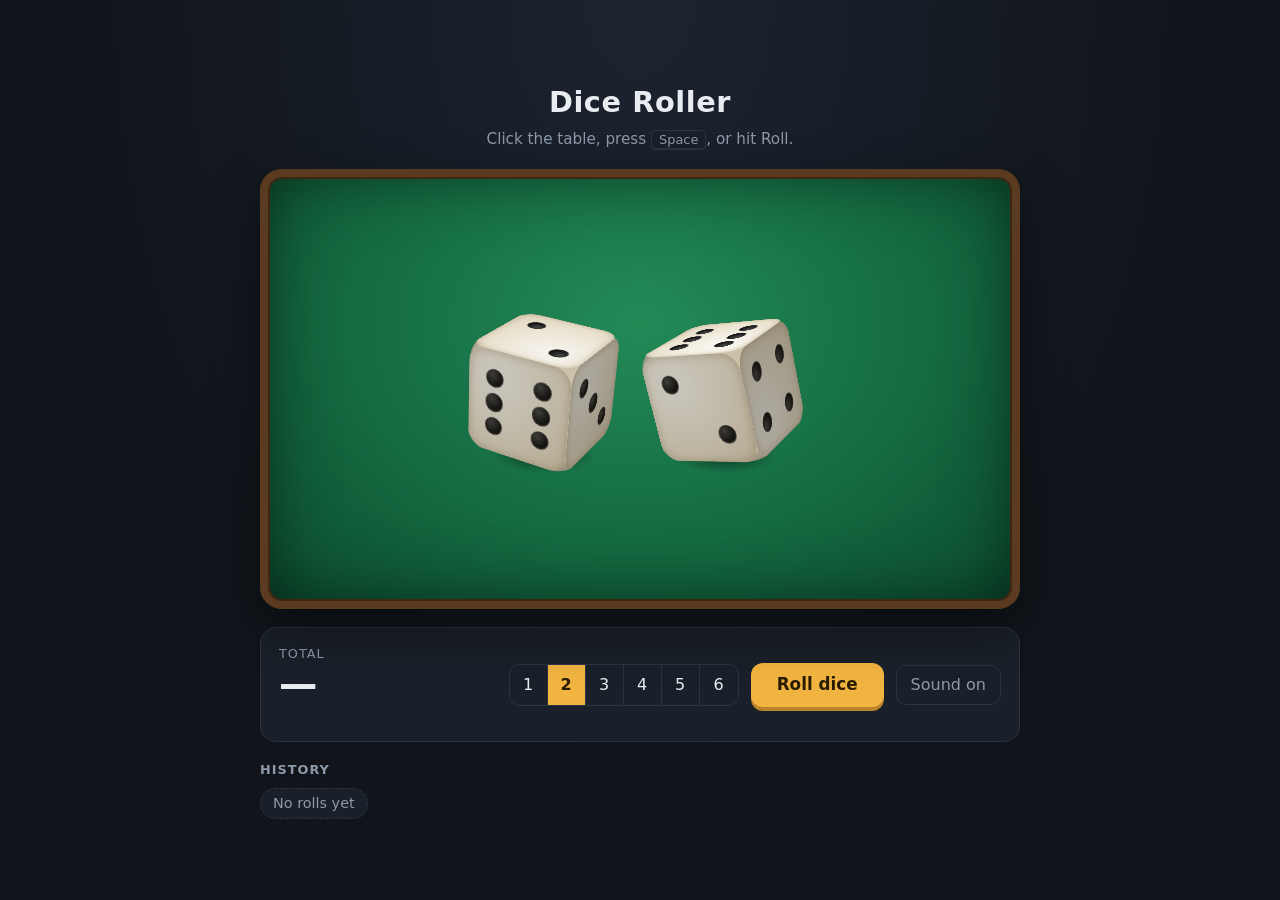
<file: dice.html>
<!DOCTYPE html>
<html lang="en">
<head>
<meta charset="UTF-8">
<meta name="viewport" content="width=device-width, initial-scale=1">
<title>Dice Roller</title>
<style>
  :root {
    --bg: #11151b;
    --panel: #1a2029;
    --line: #2b3441;
    --text: #e9edf2;
    --muted: #8d99a8;
    --accent: #f2b441;
    --accent-ink: #2a1c00;
  }

  * { box-sizing: border-box; }

  body {
    margin: 0;
    min-height: 100vh;
    display: grid;
    place-items: center;
    padding: 24px 16px;
    background: radial-gradient(ellipse at 50% 0%, #1c2430 0%, var(--bg) 60%);
    color: var(--text);
    font: 16px/1.5 system-ui, "Segoe UI", Roboto, sans-serif;
  }

  .app { width: min(760px, 100%); }

  header { text-align: center; margin-bottom: 18px; }
  h1 { margin: 0; font-size: 1.8rem; letter-spacing: .02em; }
  .sub { margin: 4px 0 0; color: var(--muted); font-size: .95rem; }
  kbd {
    padding: 1px 7px;
    border: 1px solid var(--line);
    border-bottom-width: 2px;
    border-radius: 5px;
    background: var(--panel);
    font: inherit;
    font-size: .85em;
  }

  /* ---------- table ---------- */
  .stage {
    --s: min(var(--base, 100px), 26vw);
    position: relative;
    overflow: hidden;
    min-height: clamp(300px, 52vh, 440px);
    padding: calc(var(--s) * .8) 24px;
    display: flex;
    flex-wrap: wrap;
    align-content: center;
    justify-content: center;
    gap: calc(var(--s) * .55) calc(var(--s) * .7);
    border-radius: 22px;
    background: radial-gradient(ellipse at 50% 35%, #238a58 0%, #146a41 55%, #0c4a2d 100%);
    box-shadow:
      inset 0 0 0 8px #5b3b20,
      inset 0 0 0 10px #3d2713,
      inset 0 0 70px rgba(0, 0, 0, .55),
      0 20px 50px rgba(0, 0, 0, .45);
    cursor: pointer;
    user-select: none;
    -webkit-tap-highlight-color: transparent;
  }
  .stage.busy { cursor: default; }

  .slot { position: relative; width: var(--s); height: var(--s); }

  .shadow {
    position: absolute;
    left: 2%;
    top: calc(100% - var(--s) * .02);
    width: 96%;
    height: calc(var(--s) * .3);
    border-radius: 50%;
    background: radial-gradient(ellipse at center, rgba(0, 0, 0, .7) 0%, rgba(0, 0, 0, 0) 70%);
    opacity: .7;
  }

  .die {
    position: absolute;
    inset: 0;
    perspective: calc(var(--s) * 7);
  }

  .cube {
    position: absolute;
    inset: 0;
    transform-style: preserve-3d;
  }

  .face, .core { position: absolute; }

  .face {
    inset: 0;
    padding: calc(var(--s) * .15);
    display: grid;
    grid-template: repeat(3, 1fr) / repeat(3, 1fr);
    border-radius: calc(var(--s) * .17);
    background: radial-gradient(circle at 30% 25%, #fffef8 0%, #f3ecda 55%, #e3d9be 100%);
    box-shadow: inset 0 0 calc(var(--s) * .09) rgba(120, 95, 40, .35);
  }
  /* light/dark overlay, updated from JS as the die tumbles */
  .face::after {
    content: "";
    position: absolute;
    inset: 0;
    border-radius: inherit;
    background: #1b1204;
    opacity: var(--dark, 0);
    pointer-events: none;
  }
  /* solid core: fills the gaps left by the rounded face corners */
  .core { inset: calc(var(--s) * .06); background: #cbc2aa; }

  .face span { display: grid; place-items: center; }
  .pip {
    width: 76%;
    aspect-ratio: 1;
    border-radius: 50%;
    background: radial-gradient(circle at 35% 30%, #4a4a4a 0%, #0c0c0c 70%);
    box-shadow: inset 0 -1px 2px rgba(255, 255, 255, .25);
  }
  .face[data-v="1"] .pip {
    width: 90%;
    background: radial-gradient(circle at 35% 30%, #ff6a6a 0%, #b00000 72%);
  }

  /* ---------- controls ---------- */
  .panel {
    margin-top: 18px;
    padding: 16px 18px;
    display: flex;
    flex-wrap: wrap;
    align-items: center;
    justify-content: space-between;
    gap: 16px;
    border: 1px solid var(--line);
    border-radius: 16px;
    background: var(--panel);
  }

  .result { min-width: 130px; }
  .result .label { display: block; color: var(--muted); font-size: .8rem; text-transform: uppercase; letter-spacing: .08em; }
  #total { display: inline-block; font-size: 2.4rem; font-weight: 700; line-height: 1.1; font-variant-numeric: tabular-nums; }
  #breakdown { display: block; color: var(--muted); font-size: .9rem; min-height: 1.4em; }

  .controls { display: flex; flex-wrap: wrap; align-items: center; gap: 12px; }

  .seg { display: inline-flex; border: 1px solid var(--line); border-radius: 10px; overflow: hidden; }
  .seg button {
    width: 38px; height: 40px;
    border: 0; border-right: 1px solid var(--line);
    background: transparent; color: var(--text);
    font: inherit; cursor: pointer;
  }
  .seg button:last-child { border-right: 0; }
  .seg button[aria-pressed="true"] { background: var(--accent); color: var(--accent-ink); font-weight: 700; }
  .seg button:not([aria-pressed="true"]):hover { background: #232c38; }

  button { font: inherit; }
  button:focus-visible { outline: 2px solid var(--accent); outline-offset: 2px; }
  button:disabled { cursor: not-allowed; opacity: .6; }

  .roll {
    height: 44px; padding: 0 26px;
    border: 0; border-radius: 12px;
    background: var(--accent); color: var(--accent-ink);
    font-weight: 700; font-size: 1.05rem; cursor: pointer;
    box-shadow: 0 4px 0 #b9852a;
    transition: transform .08s, box-shadow .08s;
  }
  .roll:active:not(:disabled) { transform: translateY(3px); box-shadow: 0 1px 0 #b9852a; }

  .ghost {
    height: 40px; padding: 0 14px;
    border: 1px solid var(--line); border-radius: 10px;
    background: transparent; color: var(--muted); cursor: pointer;
  }
  .ghost:hover { color: var(--text); background: #232c38; }

  /* ---------- history ---------- */
  .history { margin-top: 18px; }
  .history h2 { margin: 0 0 8px; font-size: .8rem; font-weight: 600; color: var(--muted); text-transform: uppercase; letter-spacing: .08em; }
  #history { margin: 0; padding: 0; list-style: none; display: flex; flex-wrap: wrap; gap: 8px; }
  #history li {
    padding: 4px 12px;
    border: 1px solid var(--line); border-radius: 999px;
    background: var(--panel);
    font-size: .9rem; font-variant-numeric: tabular-nums;
  }
  #history li b { color: var(--accent); }
  #history .empty { border-style: dashed; color: var(--muted); }

  @media (max-width: 520px) {
    .panel { justify-content: center; text-align: center; }
  }
</style>
</head>
<body>
<main class="app">
  <header>
    <h1>Dice Roller</h1>
    <p class="sub">Click the table, press <kbd>Space</kbd>, or hit Roll.</p>
  </header>

  <section class="stage" id="stage" aria-label="Dice table"></section>
 
  <!-- tags -->
  <section class="panel">
    <div class="result" aria-live="polite">
      <span class="label">Total</span>
      <span id="total">&mdash;</span>
      <span id="breakdown"></span>
    </div>
    <div class="controls">
               <!-- attributes -->
      <div class="seg" id="counts" role="group" aria-label="Number of dice"></div>
      <button class="roll" id="roll" type="button">Roll dice</button>
      <button class="ghost" id="mute" type="button" aria-pressed="false">Sound on</button>
    </div>
  </section>

  <section class="history">
    <h2>History</h2>
    <ol id="history"></ol>
  </section>
</main>

<script>
(() => {
  'use strict';

  // ---------- cube geometry ----------
  // Opposite faces add up to 7. [value, transform that places the face on the cube]
  const FACES = [
    [1, 'rotateY(0deg)'],
    [6, 'rotateY(180deg)'],
    [4, 'rotateY(90deg)'],
    [3, 'rotateY(-90deg)'],
    [2, 'rotateX(90deg)'],
    [5, 'rotateX(-90deg)'],
  ];
  const NORMALS = { 1: [0, 0, 1], 6: [0, 0, -1], 4: [1, 0, 0], 3: [-1, 0, 0], 2: [0, -1, 0], 5: [0, 1, 0] };
  // cube rotation [x, y] (deg) that brings a face to the front
  const REST = { 1: [0, 0], 2: [-90, 0], 3: [0, 90], 4: [0, -90], 5: [90, 0], 6: [0, 180] };
  const PIPS = { 1: [4], 2: [0, 8], 3: [0, 4, 8], 4: [0, 2, 6, 8], 5: [0, 2, 4, 6, 8], 6: [0, 2, 3, 5, 6, 8] };

  // Viewing angle. The transform lists below always have the same functions in the
  // same order, so the browser interpolates them number by number.
  const TILT = 'rotateX(-24deg) rotateY(-28deg)';
  const cubeTransform = (value, z, turnsX, turnsY) => {
    const [x, y] = REST[value];
    return `${TILT} rotateZ(${z}deg) rotateX(${x + 360 * turnsX}deg) rotateY(${y + 360 * turnsY}deg)`;
  };

  const SIZE_FOR = { 1: 120, 2: 108, 3: 96, 4: 86, 5: 76, 6: 68 };
  const SHADOW_OPACITY = 0.7;

  // light comes from above-left-front (screen space, y points down)
  const LIGHT = (() => {
    const v = [-0.35, -0.75, 0.55];
    const len = Math.hypot(...v);
    return v.map(c => c / len);
  })();

  // ---------- dom ----------
  const $ = id => document.getElementById(id);
  const stage = $('stage'), rollBtn = $('roll'), muteBtn = $('mute');
  const totalEl = $('total'), breakdownEl = $('breakdown'), historyEl = $('history'), countsEl = $('counts');

  const state = { count: 2, rolling: false, muted: false, dice: [], history: [] };

  const rand = (a, b) => a + Math.random() * (b - a);
  const randInt = (a, b) => Math.floor(rand(a, b + 1));
  const sign = () => (Math.random() < 0.5 ? -1 : 1);

  // ---------- building dice ----------
  function faceHTML(value) {
    const cells = Array.from({ length: 9 }, (_, i) =>
      `<span>${PIPS[value].includes(i) ? '<b class="pip"></b>' : ''}</span>`).join('');
    return cells;
  }

  function makeDie() {
    const slot = document.createElement('div');
    slot.className = 'slot';

    const faces = FACES.map(([v, t]) =>
      `<div class="face" data-v="${v}" style="transform:${t} translateZ(calc(var(--s) / 2))">${faceHTML(v)}</div>`).join('');
    const core = FACES.map(([, t]) =>
      `<div class="core" style="transform:${t} translateZ(calc(var(--s) / 2 - var(--s) * .06))"></div>`).join('');

    slot.innerHTML = `<div class="shadow"></div><div class="die"><div class="cube">${core}${faces}</div></div>`;

    const cube = slot.querySelector('.cube');
    return {
      slot,
      cube,
      die: slot.querySelector('.die'),
      shadow: slot.querySelector('.shadow'),
      faces: [...cube.querySelectorAll('.face')].map(el => ({ el, n: NORMALS[el.dataset.v] })),
      value: 1,
    };
  }

  function placeAtRest(d, value) {
    const jx = rand(-0.1, 0.1) * d.slot.offsetWidth;
    d.value = value;
    d.die.style.transform = `translate(${jx}px, 0px)`;
    d.shadow.style.transform = `translateX(${jx}px) scale(1)`;
    d.cube.style.transform = cubeTransform(value, rand(-14, 14), 0, 0);
  }

  function buildDice(count) {
    state.count = count;
    stage.replaceChildren();
    stage.style.setProperty('--base', SIZE_FOR[count] + 'px');
    state.dice = Array.from({ length: count }, () => {
      const d = makeDie();
      stage.append(d.slot);
      placeAtRest(d, randInt(1, 6));
      shade(d);
      return d;
    });
    totalEl.textContent = '—';
    breakdownEl.textContent = '';
    [...countsEl.children].forEach(b => b.setAttribute('aria-pressed', String(+b.textContent === count)));
  }

  // ---------- lighting ----------
  // Darken each face according to how much it points away from the light.
  function shade(d) {
    let m;
    try { m = new DOMMatrixReadOnly(getComputedStyle(d.cube).transform); } catch { return; }
    for (const { el, n: [x, y, z] } of d.faces) {
      const nx = m.m11 * x + m.m21 * y + m.m31 * z;
      const ny = m.m12 * x + m.m22 * y + m.m32 * z;
      const nz = m.m13 * x + m.m23 * y + m.m33 * z;
      const lit = Math.max(0, nx * LIGHT[0] + ny * LIGHT[1] + nz * LIGHT[2]);
      el.style.setProperty('--dark', (0.36 * (1 - lit)).toFixed(3));
    }
  }

  // ---------- physics ----------
  // Height of a ball dropped from h = 1 that keeps bouncing with restitution e (g = 1).
  // Returns sample points {u, h} (u = 0..1 over the whole motion) and the moments it hits the table.
  function bouncePath(e) {
    const pts = [], hits = [];
    let t = 0;
    const segment = (dur, height) => {
      const n = Math.max(6, Math.round(dur * 10));
      for (let k = pts.length ? 1 : 0; k <= n; k++) {
        pts.push({ t: t + (dur * k) / n, h: Math.max(0, height((dur * k) / n)) });
      }
      t += dur;
    };

    let v = Math.SQRT2;                                  // speed at the first impact
    segment(Math.SQRT2, tau => 1 - (tau * tau) / 2);     // the fall
    hits.push({ t, power: 1 });
    while (v * e > 0.15) {
      v *= e;
      const speed = v;
      segment(2 * speed, tau => speed * tau - (tau * tau) / 2);
      hits.push({ t, power: speed / Math.SQRT2 });
    }
    return {
      pts: pts.map(p => ({ u: Math.min(1, p.t / t), h: p.h })),
      hits: hits.map(h => ({ u: h.t / t, power: h.power })),
    };
  }

  // ---------- sound ----------
  let audio = null, noise = null;

  function getAudio() {
    if (!audio) {
      try {
        audio = new (window.AudioContext || window.webkitAudioContext)();
        noise = audio.createBuffer(1, Math.floor(audio.sampleRate * 0.12), audio.sampleRate);
        const data = noise.getChannelData(0);
        for (let i = 0; i < data.length; i++) data[i] = Math.random() * 2 - 1;
      } catch { audio = null; }
    }
    if (audio && audio.state === 'suspended') audio.resume();
    return audio;
  }

  // short "clack" of a die hitting the table, `ms` from now
  function clack(ms, power) {
    if (!audio) return;
    const t0 = audio.currentTime + ms / 1000;

    const src = audio.createBufferSource();
    src.buffer = noise;
    const band = audio.createBiquadFilter();
    band.type = 'bandpass';
    band.frequency.value = rand(1500, 2800);
    band.Q.value = 1.1;
    const g = audio.createGain();
    g.gain.setValueAtTime(0.55 * power, t0);
    g.gain.exponentialRampToValueAtTime(0.001, t0 + 0.09);
    src.connect(band).connect(g).connect(audio.destination);
    src.start(t0);

    const osc = audio.createOscillator();
    const og = audio.createGain();
    osc.frequency.setValueAtTime(190, t0);
    osc.frequency.exponentialRampToValueAtTime(70, t0 + 0.08);
    og.gain.setValueAtTime(0.35 * power, t0);
    og.gain.exponentialRampToValueAtTime(0.001, t0 + 0.09);
    osc.connect(og).connect(audio.destination);
    osc.start(t0);
    osc.stop(t0 + 0.1);
  }

  // ---------- rolling ----------
  function roll() {
    if (state.rolling) return;
    state.rolling = true;
    stage.classList.add('busy');
    rollBtn.disabled = true;
    rollBtn.textContent = 'Rolling…';
    [...countsEl.children].forEach(b => (b.disabled = true));
    if (!state.muted) getAudio();

    const stageRect = stage.getBoundingClientRect();
    const animations = [];
    const values = [];

    state.dice.forEach((d, i) => {
      const value = randInt(1, 6);
      values.push(value);

      const r = d.slot.getBoundingClientRect();
      const s = r.width;
      const cx = r.left + s / 2 - stageRect.left;
      const cy = r.top + s / 2 - stageRect.top;

      const x0 = sign() * rand(s * 1.5, Math.max(s * 2, stageRect.width * 0.45)); // where it is thrown from
      const H = cy + s * 1.4;                                                      // starts above the table
      const jx = rand(-0.1, 0.1) * s;                                              // where it comes to rest
      const zf = rand(-14, 14);
      const duration = rand(1500, 2100);
      const delay = i * 70;
      const turnsX = randInt(2, 3) * sign();
      const turnsY = randInt(2, 3) * sign();

      const { pts, hits } = bouncePath(rand(0.46, 0.58));
      const x = u => jx + (x0 - jx) * Math.pow(1 - u, 1.6);

      // final (resting) state goes inline; the animations only describe the way there
      d.value = value;
      d.die.style.transform = `translate(${jx}px, 0px)`;
      d.shadow.style.transform = `translateX(${jx}px) scale(1)`;
      d.cube.style.transform = cubeTransform(value, zf, turnsX, turnsY);

      const timing = { duration, delay, fill: 'backwards' };

      animations.push(d.die.animate(pts.map(p => ({
        offset: p.u,
        transform: `translate(${x(p.u)}px, ${-p.h * H}px)`,
      })), { ...timing, easing: 'linear' }));

      animations.push(d.shadow.animate(pts.map(p => ({
        offset: p.u,
        transform: `translateX(${x(p.u)}px) scale(${1 - 0.45 * Math.min(1, p.h)})`,
        opacity: SHADOW_OPACITY * (1 - 0.65 * Math.min(1, p.h)),
      })), { ...timing, easing: 'linear' }));

      const start = `${TILT} rotateZ(${rand(-90, 90)}deg) rotateX(${rand(-180, 180)}deg) rotateY(${rand(-180, 180)}deg)`;
      animations.push(d.cube.animate([
        { transform: start },
        { transform: cubeTransform(value, zf, turnsX, turnsY) },
      ], { ...timing, easing: 'cubic-bezier(.1, .6, .25, 1)' }));

      if (!state.muted) hits.forEach(h => clack(delay + h.u * duration, h.power));
    });

    const loop = () => {
      state.dice.forEach(shade);
      if (state.rolling) requestAnimationFrame(loop);
    };
    loop();

    Promise.allSettled(animations.map(a => a.finished)).then(() => finish(values));
  }

  function finish(values) {
    state.rolling = false;
    state.dice.forEach(shade);
    stage.classList.remove('busy');
    rollBtn.disabled = false;
    rollBtn.textContent = 'Roll again';
    [...countsEl.children].forEach(b => (b.disabled = false));

    const total = values.reduce((a, b) => a + b, 0);
    totalEl.textContent = total;
    totalEl.animate([{ transform: 'scale(1.35)' }, { transform: 'scale(1)' }], { duration: 320, easing: 'ease-out' });
    breakdownEl.textContent = values.length > 1 ? values.join(' + ') : '';

    state.history.unshift({ values, total });
    state.history.length = Math.min(state.history.length, 10);
    renderHistory();
  }

  function renderHistory() {
    historyEl.replaceChildren(...state.history.map(({ values, total }) => {
      const li = document.createElement('li');
      li.innerHTML = values.length > 1 ? `${values.join(' + ')} = <b>${total}</b>` : `<b>${total}</b>`;
      return li;
    }));
  }

  function showEmptyHistory() {
    const li = document.createElement('li');
    li.className = 'empty';
    li.textContent = 'No rolls yet';
    historyEl.append(li);
  }

  // ---------- wiring ----------
  for (let n = 1; n <= 6; n++) {
    const b = document.createElement('button');
    b.type = 'button';
    b.textContent = n;
    b.setAttribute('aria-label', n === 1 ? '1 die' : `${n} dice`);
    b.addEventListener('click', () => { if (!state.rolling) buildDice(n); });
    countsEl.append(b);
  }

  rollBtn.addEventListener('click', roll);
  stage.addEventListener('click', roll);

  muteBtn.addEventListener('click', () => {
    state.muted = !state.muted;
    muteBtn.setAttribute('aria-pressed', String(state.muted));
    muteBtn.textContent = state.muted ? 'Sound off' : 'Sound on';
  });

  document.addEventListener('keydown', e => {
    if (e.repeat || e.target.closest('button')) return;
    if (e.code === 'Space' || e.key === 'r' || e.key === 'R') {
      e.preventDefault();
      roll();
    }
  });

  buildDice(state.count);
  showEmptyHistory();
})();
</script>
</body>
</html>
</file>
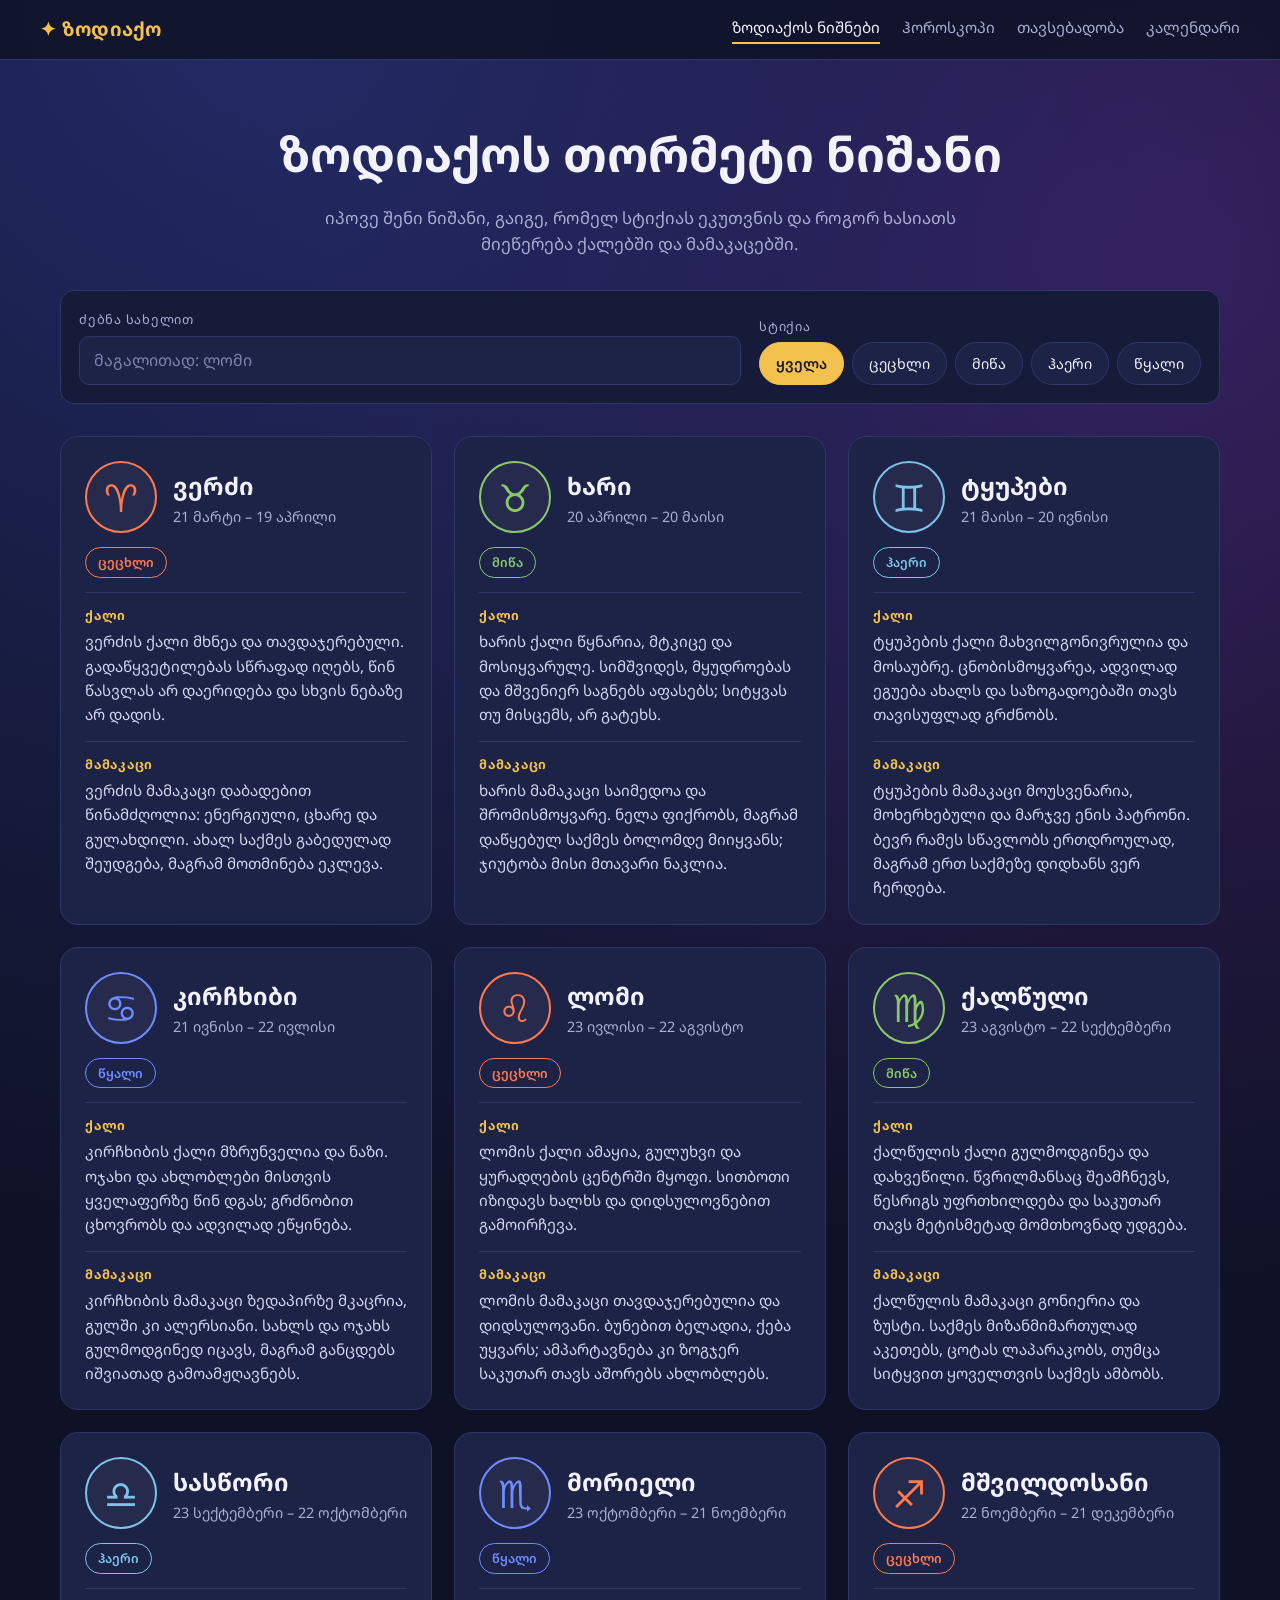
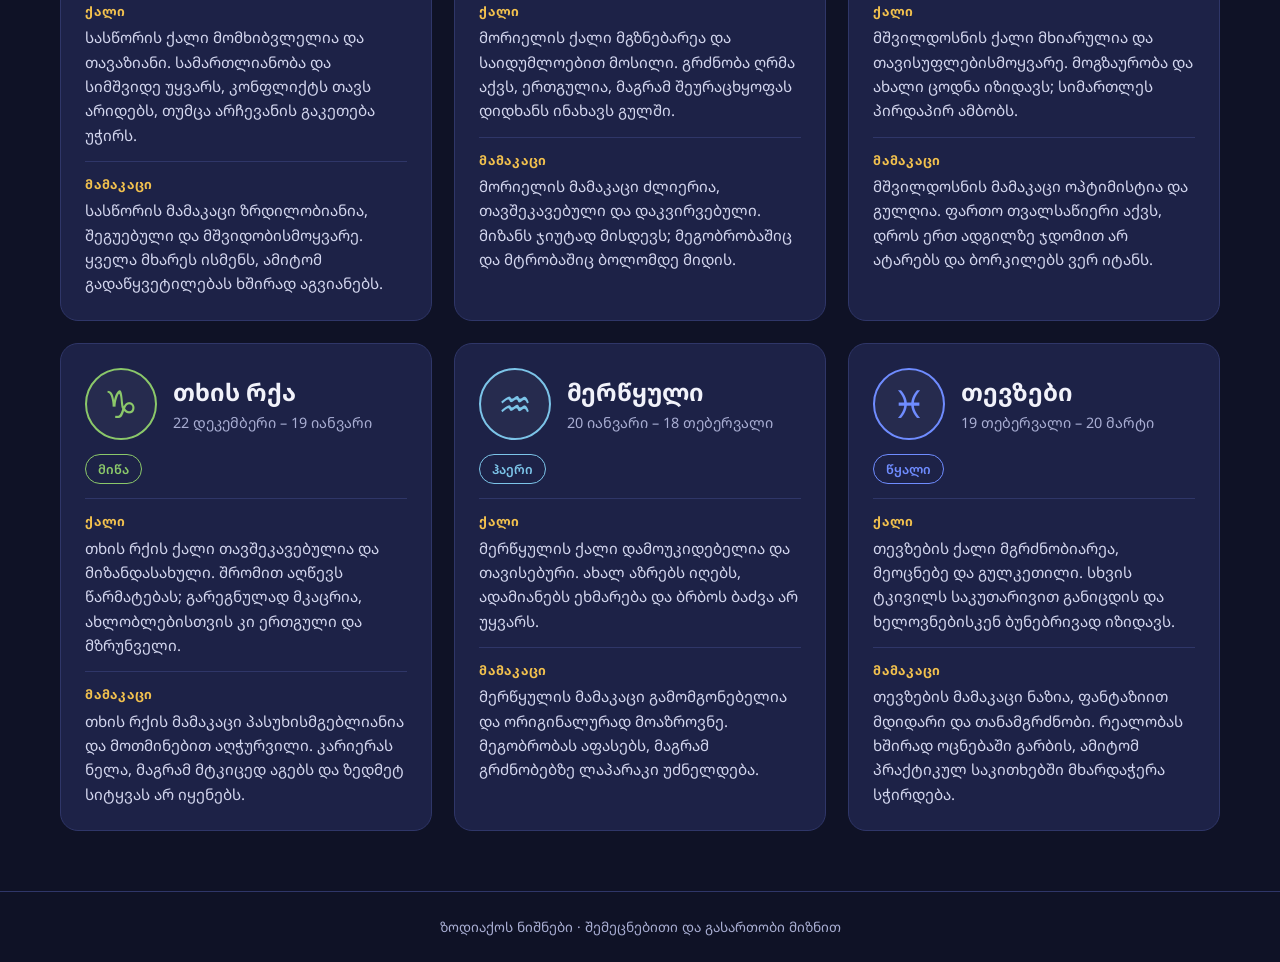
<file: zodiac.html>
<!DOCTYPE html>
<html lang="ka">
<head>
    <meta charset="UTF-8">
    <meta name="viewport" content="width=device-width, initial-scale=1.0">
    <title>ზოდიაქოს ნიშნები</title>
    <link rel="stylesheet" href="https://fonts.googleapis.com/css2?family=Noto+Sans+Georgian:wght@400;600;700&display=swap">
    <style>
        :root {
            --bg: #0f1226;
            --bg-soft: #171b3a;
            --card: #1d2247;
            --card-hover: #252b5a;
            --line: #2f3668;
            --text: #f1f2fa;
            --muted: #a9aed3;
            --gold: #f2c14e;
            --fire: #ff7a4d;
            --earth: #8bc86a;
            --air: #7cc4e8;
            --water: #6f8cff;
        }

        * { margin: 0; padding: 0; box-sizing: border-box; }

        body {
            font-family: 'Noto Sans Georgian', 'Segoe UI', sans-serif;
            background:
                radial-gradient(circle at 20% 0%, #232a66 0%, transparent 45%),
                radial-gradient(circle at 90% 10%, #3a1f5e 0%, transparent 40%),
                var(--bg);
            color: var(--text);
            min-height: 100vh;
            line-height: 1.6;
        }

        .nav {
            background: rgba(15, 18, 38, 0.85);
            border-bottom: 1px solid var(--line);
            padding: 14px 20px;
        }
        .nav-inner {
            max-width: 1200px;
            margin: 0 auto;
            display: flex;
            align-items: center;
            justify-content: space-between;
            gap: 16px;
            flex-wrap: wrap;
        }
        .logo { font-weight: 700; font-size: 1.2rem; color: var(--gold); letter-spacing: 0.5px; }
        .nav-links { display: flex; gap: 22px; font-size: 0.95rem; color: var(--muted); flex-wrap: wrap; }
        .nav-links span:first-child { color: var(--text); border-bottom: 2px solid var(--gold); padding-bottom: 2px; }

        .wrap { max-width: 1200px; margin: 0 auto; padding: 0 20px 60px; }

        .hero { text-align: center; padding: 56px 0 32px; }
        .hero h1 { font-size: clamp(1.9rem, 5vw, 3rem); font-weight: 700; margin-bottom: 12px; }
        .hero p { color: var(--muted); max-width: 640px; margin: 0 auto; font-size: 1.05rem; }

        .filters {
            background: var(--bg-soft);
            border: 1px solid var(--line);
            border-radius: 14px;
            padding: 18px;
            display: flex;
            gap: 18px;
            flex-wrap: wrap;
            align-items: flex-end;
            margin-bottom: 32px;
        }
        .field { display: flex; flex-direction: column; gap: 6px; min-width: 0; }
        .field.grow { flex: 1 1 240px; }
        .field > label, .field > .label { font-size: 0.8rem; color: var(--muted); text-transform: uppercase; letter-spacing: 0.06em; }

        input[type="text"] {
            background: var(--card);
            border: 1px solid var(--line);
            border-radius: 10px;
            color: var(--text);
            padding: 11px 14px;
            font: inherit;
            width: 100%;
        }
        input[type="text"]::placeholder { color: #7e84b0; }
        input[type="text"]:focus, button:focus-visible { outline: 2px solid var(--gold); outline-offset: 2px; }

        .chips { display: flex; gap: 8px; flex-wrap: wrap; }
        .chip {
            background: var(--card);
            color: var(--text);
            border: 1px solid var(--line);
            border-radius: 999px;
            padding: 9px 16px;
            font: inherit;
            font-size: 0.9rem;
            cursor: pointer;
            transition: background 0.2s, border-color 0.2s;
        }
        .chip:hover { background: var(--card-hover); }
        .chip.active { background: var(--gold); border-color: var(--gold); color: #1a1a2e; font-weight: 600; }
        .chip.fire.active { background: var(--fire); border-color: var(--fire); }
        .chip.earth.active { background: var(--earth); border-color: var(--earth); }
        .chip.air.active { background: var(--air); border-color: var(--air); }
        .chip.water.active { background: var(--water); border-color: var(--water); }

        .grid { display: grid; grid-template-columns: repeat(auto-fill, minmax(300px, 1fr)); gap: 22px; }

        .card {
            background: var(--card);
            border: 1px solid var(--line);
            border-radius: 18px;
            padding: 24px;
            display: flex;
            flex-direction: column;
            gap: 14px;
            transition: transform 0.2s, background 0.2s;
            min-width: 0;
        }
        .card:hover { transform: translateY(-4px); background: var(--card-hover); }

        .card-top { display: flex; align-items: center; gap: 16px; }
        .symbol {
            width: 72px; height: 72px; flex: none;
            border-radius: 50%;
            display: grid; place-items: center;
            font-size: 2.4rem;
            border: 2px solid currentColor;
            background: rgba(255, 255, 255, 0.04);
        }
        .fire .symbol, .tag.fire { color: var(--fire); }
        .earth .symbol, .tag.earth { color: var(--earth); }
        .air .symbol, .tag.air { color: var(--air); }
        .water .symbol, .tag.water { color: var(--water); }

        .name { font-size: 1.5rem; font-weight: 700; color: var(--text); }
        .dates { color: var(--muted); font-size: 0.9rem; }

        .tag {
            align-self: flex-start;
            font-size: 0.8rem;
            font-weight: 600;
            padding: 4px 12px;
            border-radius: 999px;
            border: 1px solid currentColor;
        }

        .desc { border-top: 1px solid var(--line); padding-top: 12px; }
        .desc h3 { font-size: 0.8rem; text-transform: uppercase; letter-spacing: 0.06em; color: var(--gold); margin-bottom: 4px; }
        .desc p { font-size: 0.95rem; color: #d3d6ee; }

        .empty { grid-column: 1 / -1; text-align: center; color: var(--muted); padding: 40px 0; }

        footer { text-align: center; color: var(--muted); font-size: 0.85rem; padding: 24px; border-top: 1px solid var(--line); }

        @media (max-width: 480px) {
            .grid { grid-template-columns: 1fr; }
        }
    </style>
</head>
<body>
    <nav class="nav">
        <div class="nav-inner">
            <div class="logo">✦ ზოდიაქო</div>
            <div class="nav-links">
                <span>ზოდიაქოს ნიშნები</span>
                <span>ჰოროსკოპი</span>
                <span>თავსებადობა</span>
                <span>კალენდარი</span>
            </div>
        </div>
    </nav>

    <main class="wrap">
        <section class="hero">
            <h1>ზოდიაქოს თორმეტი ნიშანი</h1>
            <p>იპოვე შენი ნიშანი, გაიგე, რომელ სტიქიას ეკუთვნის და როგორ ხასიათს მიეწერება ქალებში და მამაკაცებში.</p>
        </section>

        <section class="filters" aria-label="ფილტრები">
            <div class="field grow">
                <label for="nameSearch">ძებნა სახელით</label>
                <input type="text" id="nameSearch" placeholder="მაგალითად: ლომი" autocomplete="off">
            </div>
            <div class="field">
                <span class="label">სტიქია</span>
                <div class="chips" id="elementChips">
                    <button class="chip active" data-element="all">ყველა</button>
                    <button class="chip fire" data-element="fire">ცეცხლი</button>
                    <button class="chip earth" data-element="earth">მიწა</button>
                    <button class="chip air" data-element="air">ჰაერი</button>
                    <button class="chip water" data-element="water">წყალი</button>
                </div>
            </div>
        </section>

        <section class="grid" id="grid" aria-live="polite"></section>
    </main>

    <footer>ზოდიაქოს ნიშნები · შემეცნებითი და გასართობი მიზნით</footer>

    <script>
        const ELEMENTS = { fire: 'ცეცხლი', earth: 'მიწა', air: 'ჰაერი', water: 'წყალი' };

        const SIGNS = [
            {
                name: 'ვერძი', symbol: '♈', dates: '21 მარტი – 19 აპრილი', element: 'fire',
                woman: 'ვერძის ქალი მხნეა და თავდაჯერებული. გადაწყვეტილებას სწრაფად იღებს, წინ წასვლას არ დაერიდება და სხვის ნებაზე არ დადის.',
                man: 'ვერძის მამაკაცი დაბადებით წინამძღოლია: ენერგიული, ცხარე და გულახდილი. ახალ საქმეს გაბედულად შეუდგება, მაგრამ მოთმინება ეკლევა.'
            },
            {
                name: 'ხარი', symbol: '♉', dates: '20 აპრილი – 20 მაისი', element: 'earth',
                woman: 'ხარის ქალი წყნარია, მტკიცე და მოსიყვარულე. სიმშვიდეს, მყუდროებას და მშვენიერ საგნებს აფასებს; სიტყვას თუ მისცემს, არ გატეხს.',
                man: 'ხარის მამაკაცი საიმედოა და შრომისმოყვარე. ნელა ფიქრობს, მაგრამ დაწყებულ საქმეს ბოლომდე მიიყვანს; ჯიუტობა მისი მთავარი ნაკლია.'
            },
            {
                name: 'ტყუპები', symbol: '♊', dates: '21 მაისი – 20 ივნისი', element: 'air',
                woman: 'ტყუპების ქალი მახვილგონივრულია და მოსაუბრე. ცნობისმოყვარეა, ადვილად ეგუება ახალს და საზოგადოებაში თავს თავისუფლად გრძნობს.',
                man: 'ტყუპების მამაკაცი მოუსვენარია, მოხერხებული და მარჯვე ენის პატრონი. ბევრ რამეს სწავლობს ერთდროულად, მაგრამ ერთ საქმეზე დიდხანს ვერ ჩერდება.'
            },
            {
                name: 'კირჩხიბი', symbol: '♋', dates: '21 ივნისი – 22 ივლისი', element: 'water',
                woman: 'კირჩხიბის ქალი მზრუნველია და ნაზი. ოჯახი და ახლობლები მისთვის ყველაფერზე წინ დგას; გრძნობით ცხოვრობს და ადვილად ეწყინება.',
                man: 'კირჩხიბის მამაკაცი ზედაპირზე მკაცრია, გულში კი ალერსიანი. სახლს და ოჯახს გულმოდგინედ იცავს, მაგრამ განცდებს იშვიათად გამოამჟღავნებს.'
            },
            {
                name: 'ლომი', symbol: '♌', dates: '23 ივლისი – 22 აგვისტო', element: 'fire',
                woman: 'ლომის ქალი ამაყია, გულუხვი და ყურადღების ცენტრში მყოფი. სითბოთი იზიდავს ხალხს და დიდსულოვნებით გამოირჩევა.',
                man: 'ლომის მამაკაცი თავდაჯერებულია და დიდსულოვანი. ბუნებით ბელადია, ქება უყვარს; ამპარტავნება კი ზოგჯერ საკუთარ თავს აშორებს ახლობლებს.'
            },
            {
                name: 'ქალწული', symbol: '♍', dates: '23 აგვისტო – 22 სექტემბერი', element: 'earth',
                woman: 'ქალწულის ქალი გულმოდგინეა და დახვეწილი. წვრილმანსაც შეამჩნევს, წესრიგს უფრთხილდება და საკუთარ თავს მეტისმეტად მომთხოვნად უდგება.',
                man: 'ქალწულის მამაკაცი გონიერია და ზუსტი. საქმეს მიზანმიმართულად აკეთებს, ცოტას ლაპარაკობს, თუმცა სიტყვით ყოველთვის საქმეს ამბობს.'
            },
            {
                name: 'სასწორი', symbol: '♎', dates: '23 სექტემბერი – 22 ოქტომბერი', element: 'air',
                woman: 'სასწორის ქალი მომხიბვლელია და თავაზიანი. სამართლიანობა და სიმშვიდე უყვარს, კონფლიქტს თავს არიდებს, თუმცა არჩევანის გაკეთება უჭირს.',
                man: 'სასწორის მამაკაცი ზრდილობიანია, შეგუებული და მშვიდობისმოყვარე. ყველა მხარეს ისმენს, ამიტომ გადაწყვეტილებას ხშირად აგვიანებს.'
            },
            {
                name: 'მორიელი', symbol: '♏', dates: '23 ოქტომბერი – 21 ნოემბერი', element: 'water',
                woman: 'მორიელის ქალი მგზნებარეა და საიდუმლოებით მოსილი. გრძნობა ღრმა აქვს, ერთგულია, მაგრამ შეურაცხყოფას დიდხანს ინახავს გულში.',
                man: 'მორიელის მამაკაცი ძლიერია, თავშეკავებული და დაკვირვებული. მიზანს ჯიუტად მისდევს; მეგობრობაშიც და მტრობაშიც ბოლომდე მიდის.'
            },
            {
                name: 'მშვილდოსანი', symbol: '♐', dates: '22 ნოემბერი – 21 დეკემბერი', element: 'fire',
                woman: 'მშვილდოსნის ქალი მხიარულია და თავისუფლებისმოყვარე. მოგზაურობა და ახალი ცოდნა იზიდავს; სიმართლეს პირდაპირ ამბობს.',
                man: 'მშვილდოსნის მამაკაცი ოპტიმისტია და გულღია. ფართო თვალსაწიერი აქვს, დროს ერთ ადგილზე ჯდომით არ ატარებს და ბორკილებს ვერ იტანს.'
            },
            {
                name: 'თხის რქა', symbol: '♑', dates: '22 დეკემბერი – 19 იანვარი', element: 'earth',
                woman: 'თხის რქის ქალი თავშეკავებულია და მიზანდასახული. შრომით აღწევს წარმატებას; გარეგნულად მკაცრია, ახლობლებისთვის კი ერთგული და მზრუნველი.',
                man: 'თხის რქის მამაკაცი პასუხისმგებლიანია და მოთმინებით აღჭურვილი. კარიერას ნელა, მაგრამ მტკიცედ აგებს და ზედმეტ სიტყვას არ იყენებს.'
            },
            {
                name: 'მერწყული', symbol: '♒', dates: '20 იანვარი – 18 თებერვალი', element: 'air',
                woman: 'მერწყულის ქალი დამოუკიდებელია და თავისებური. ახალ აზრებს იღებს, ადამიანებს ეხმარება და ბრბოს ბაძვა არ უყვარს.',
                man: 'მერწყულის მამაკაცი გამომგონებელია და ორიგინალურად მოაზროვნე. მეგობრობას აფასებს, მაგრამ გრძნობებზე ლაპარაკი უძნელდება.'
            },
            {
                name: 'თევზები', symbol: '♓', dates: '19 თებერვალი – 20 მარტი', element: 'water',
                woman: 'თევზების ქალი მგრძნობიარეა, მეოცნებე და გულკეთილი. სხვის ტკივილს საკუთარივით განიცდის და ხელოვნებისკენ ბუნებრივად იზიდავს.',
                man: 'თევზების მამაკაცი ნაზია, ფანტაზიით მდიდარი და თანამგრძნობი. რეალობას ხშირად ოცნებაში გარბის, ამიტომ პრაქტიკულ საკითხებში მხარდაჭერა სჭირდება.'
            }
        ];

        const grid = document.getElementById('grid');
        const search = document.getElementById('nameSearch');
        const chips = document.querySelectorAll('.chip');
        let currentElement = 'all';

        function makeCard(s) {
            const card = document.createElement('article');
            card.className = 'card ' + s.element;
            card.innerHTML =
                '<div class="card-top">' +
                    '<div class="symbol">' + s.symbol + '︎</div>' +
                    '<div><div class="name">' + s.name + '</div><div class="dates">' + s.dates + '</div></div>' +
                '</div>' +
                '<span class="tag ' + s.element + '">' + ELEMENTS[s.element] + '</span>' +
                '<div class="desc"><h3>ქალი</h3><p>' + s.woman + '</p></div>' +
                '<div class="desc"><h3>მამაკაცი</h3><p>' + s.man + '</p></div>';
            return card;
        }

        function render() {
            const q = search.value.trim().toLowerCase();
            const list = SIGNS.filter(function (s) {
                return (currentElement === 'all' || s.element === currentElement) &&
                       s.name.toLowerCase().includes(q);
            });
            grid.innerHTML = '';
            if (!list.length) {
                grid.innerHTML = '<p class="empty">ასეთი ნიშანი ვერ მოიძებნა. სცადე სხვა სახელი ან სტიქია.</p>';
                return;
            }
            list.forEach(function (s) { grid.appendChild(makeCard(s)); });
        }

        search.addEventListener('input', render);
        chips.forEach(function (chip) {
            chip.addEventListener('click', function () {
                chips.forEach(function (c) { c.classList.remove('active'); });
                chip.classList.add('active');
                currentElement = chip.dataset.element;
                render();
            });
        });

        render();

        

    </script>
</body>
</html>
</file>
<file: basics.css>
/* ============ Tokens ============ */
:root {
    color-scheme: dark;

    --bg: #0b140f;
    --surface: rgba(12, 24, 17, 0.6);
    --surface-strong: rgba(20, 38, 27, 0.72);
    --surface-hover: rgba(32, 58, 41, 0.8);
    --surface-solid: #13241a;
    --glass-blur: blur(14px) saturate(130%);
    --glass-shine: inset 0 1px 0 rgba(255, 255, 255, 0.03);

    --heading: #f0f7f1;
    --text-strong: #e0eee4;
    --text: #cfe2d5;
    --muted: #9db6a5;
    --label: #b6dbc1;

    --accent: #3b8b5a;          /* filled buttons, active states */
    --accent-hover: #47a069;
    --accent-text: #8fd6a2;     /* links, icons, highlights */
    --accent-line: #5fb67d;
    --track: rgba(143, 214, 162, 0.28);
    --tint: rgba(143, 214, 162, 0.1);
    --line: rgba(200, 235, 210, 0.12);

    --leaf-yellow: #e6c34a;
    --leaf-dry: #c48a4a;
    --yellow-tint: rgba(230, 195, 74, 0.11);
    --yellow-text: #f0dc96;

    --danger: #e07a5f;
    --danger-tint: rgba(224, 122, 95, 0.15);
    --danger-text: #f6bba8;

    --code-bg: rgba(4, 11, 7, 0.72);
    --code-text: #dcefe1;

    --radius: 10px;
    --radius-sm: 6px;
    --shadow: 0 10px 30px -12px rgba(0, 0, 0, 0.4);

    --font: "Noto Sans Georgian", system-ui, -apple-system, "Segoe UI", sans-serif;
    --mono: "JetBrains Mono", ui-monospace, Consolas, monospace;
    --ease: cubic-bezier(.2, .7, .2, 1);
}

/* ============ Base ============ */
*, *::before, *::after { box-sizing: border-box; }

html { scroll-behavior: smooth; scroll-padding-top: 96px; }

body {
    margin: 0;
    font-family: var(--font);
    font-size: 16px;
    line-height: 1.65;
    color: var(--text);
    background: var(--bg);
    overflow-x: hidden;
}

/* the season's forest photo (Unsplash), darkened so the glass cards stay readable.
   It is taller than the screen so leaves.js can drift it slowly on scroll.
   A new season's photo fades in on top; the old one stays until it is covered. */
.forest {
    position: fixed;
    inset: -5vh 0;
    z-index: 0;
    background: var(--bg);
    pointer-events: none;
    will-change: transform;
}
.forest::after {
    content: "";
    position: absolute;
    inset: 0;
    background:
        radial-gradient(ellipse 80% 70% at 50% 35%, transparent 0%, rgba(3, 8, 5, 0.6) 100%),
        linear-gradient(180deg, rgba(4, 10, 6, 0.45) 0%, rgba(4, 10, 6, 0.2) 35%, rgba(4, 10, 6, 0.65) 100%);
}
.forest__layer {
    position: absolute;
    inset: 0;
    background: center 30% / cover no-repeat;
    filter: brightness(var(--dim, 1));
    opacity: 0;
    transform: scale(1.06);
    transition: opacity 0s linear 2.2s, transform 0s linear 2.2s;
}
.forest__layer.is-active {
    opacity: 1;
    transform: none;
    transition: opacity 2s ease, transform 9s cubic-bezier(.2, .7, .2, 1);
}

#leaves {
    position: fixed;
    inset: 0;
    width: 100%;
    height: 100%;
    z-index: 0;
    pointer-events: none;
}

.hero, .chain, .wrap, .foot { position: relative; z-index: 1; }

h1, h2, h3 { line-height: 1.25; margin: 0; color: var(--heading); }
p { margin: 0; }
code, pre, kbd { font-family: var(--mono); }

.icon {
    width: 1.1em;
    height: 1.1em;
    flex: none;
    vertical-align: -0.15em;
}
.btn .icon { width: 16px; height: 16px; }

a { color: var(--accent-text); }

:focus-visible {
    outline: 3px solid var(--leaf-yellow);
    outline-offset: 2px;
    border-radius: 6px;
}

.eyebrow, .hero__eyebrow {
    font-size: 13px;
    font-weight: 600;
    letter-spacing: .08em;
    text-transform: uppercase;
    color: var(--accent-text);
}

/* ============ Buttons ============ */
.btn {
    display: inline-flex;
    align-items: center;
    gap: 8px;
    padding: 10px 18px;
    border-radius: var(--radius-sm);
    border: 0;
    background: var(--surface-strong);
    backdrop-filter: var(--glass-blur);
    -webkit-backdrop-filter: var(--glass-blur);
    box-shadow: var(--glass-shine);
    color: var(--text-strong);
    font: 600 15px/1 var(--font);
    text-decoration: none;
    cursor: pointer;
    transition: transform .15s var(--ease), background .2s, box-shadow .2s;
}
.btn:hover { background: var(--surface-hover); box-shadow: 0 6px 14px -8px rgba(0, 0, 0, .4); }
.btn:active { transform: translateY(1px); }
.btn--primary { background: var(--accent); color: #fff; }
.btn--primary:hover { background: var(--accent-hover); }
.btn--ghost { background: transparent; }

/* ============ Hero ============ */
.hero {
    max-width: 860px;
    margin: 0 auto;
    padding: 96px 16px 56px;
    text-align: center;
    text-shadow: 0 2px 18px rgba(0, 0, 0, .55);
}
.hero__eyebrow { margin-bottom: 18px; }

/* hidden on screen, still read by screen readers and search engines */
.sr-only {
    position: absolute;
    width: 1px;
    height: 1px;
    margin: -1px;
    overflow: hidden;
    clip-path: inset(50%);
    white-space: nowrap;
}
.hero .btn, .hero .howto { text-shadow: none; }

/* ============ Music ============ */
.yt-wrap {
    position: fixed;
    left: -9999px;
    top: 0;
    width: 200px;
    height: 200px;
    opacity: 0;
    pointer-events: none;
}
.music.is-loading .music__icon { animation: pulse 1.2s ease-in-out infinite; }
@keyframes pulse { 50% { opacity: .4; } }

/* play button + season picker, one glass pill */
.player {
    position: relative;
    display: flex;
    flex: none;
    border-radius: var(--radius);
    background: var(--surface);
    box-shadow: var(--shadow), var(--glass-shine);
}
.music {
    display: inline-flex;
    align-items: center;
    gap: 10px;
    padding: 4px 14px 4px 4px;
    border: 0;
    border-radius: var(--radius) 0 0 var(--radius);
    background: none;
    color: var(--text-strong);
    font-family: var(--font);
    text-align: left;
    cursor: pointer;
    transition: background .2s, transform .15s var(--ease);
}
.music:hover { background: rgba(255, 255, 255, .05); }
.music:active { transform: translateY(1px); }
.music__text { min-width: 120px; }

.season-btn {
    width: 42px;
    display: grid;
    place-items: center;
    border: 0;
    border-radius: 0 var(--radius) var(--radius) 0;
    background: none;
    color: var(--leaf-yellow);
    cursor: pointer;
    transition: background .2s;
}
.season-btn .icon { width: 18px; height: 18px; }
.season-btn:hover, .season-btn[aria-expanded="true"] { background: rgba(255, 255, 255, .07); }

/* nearly opaque: a backdrop blur can't reach outside the blurred header */
.season-menu {
    position: absolute;
    top: calc(100% + 10px);
    right: 0;
    z-index: 20;
    width: min(360px, calc(100vw - 24px));
    padding: 12px;
    border-radius: var(--radius);
    background: rgba(9, 18, 12, .95);
    box-shadow: 0 24px 60px rgba(0, 0, 0, .55), inset 0 1px 0 rgba(255, 255, 255, .07);
    animation: rise .25s var(--ease);
}
.season-menu[hidden] { display: none; }
.season-menu__title {
    margin: 0 2px 10px;
    color: var(--muted);
    font-size: 12px;
    font-weight: 600;
    letter-spacing: .06em;
    text-transform: uppercase;
}
.season-menu__grid { display: grid; grid-template-columns: 1fr 1fr; gap: 8px; }
.season {
    position: relative;
    isolation: isolate;
    height: 96px;
    display: flex;
    flex-direction: column;
    justify-content: flex-end;
    padding: 10px;
    overflow: hidden;
    border: 0;
    border-radius: 8px;
    background: center / cover no-repeat var(--surface-solid);
    color: #fff;
    font-family: var(--font);
    text-align: left;
    cursor: pointer;
    box-shadow: 0 6px 14px -8px rgba(0, 0, 0, .6);
    filter: saturate(.75) brightness(.8);
    transition: transform .2s var(--ease), box-shadow .2s, filter .3s;
}
.season::before {
    content: "";
    position: absolute;
    inset: 0;
    z-index: -1;
    background: linear-gradient(180deg, transparent 25%, rgba(0, 0, 0, .75));
}
.season:hover { transform: translateY(-2px); filter: none; }
.season[aria-pressed="true"] { filter: none; }
.season__name { display: flex; align-items: center; gap: 6px; font-size: 14px; font-weight: 700; }
.season__name .icon { width: 15px; height: 15px; color: var(--leaf-yellow); }
.season__track { font-size: 11.5px; opacity: .85; white-space: nowrap; overflow: hidden; text-overflow: ellipsis; }
/* "now playing" bars on the chosen season */
.season__now {
    position: absolute;
    top: 9px;
    right: 9px;
    display: none;
    align-items: flex-end;
    gap: 2px;
    height: 13px;
    padding: 4px 5px;
    box-sizing: content-box;
    border-radius: 5px;
    background: rgba(0, 0, 0, .45);
}
.season__now i {
    width: 3px;
    height: 100%;
    border-radius: 2px;
    background: var(--leaf-yellow);
    transform-origin: bottom;
    animation: eq 1s ease-in-out infinite;
}
.season__now i:nth-child(2) { animation-delay: -.4s; }
.season__now i:nth-child(3) { animation-delay: -.7s; }
.season[aria-pressed="true"] .season__now { display: inline-flex; }
.music__icon {
    width: 32px; height: 32px;
    display: grid; place-items: center;
    border-radius: var(--radius-sm);
    background: var(--leaf-yellow);
    color: #1f2a12;
}
.music__icon .icon { width: 15px; height: 15px; }
.music__text { display: flex; flex-direction: column; line-height: 1.2; }
.music__title { font-size: 14px; font-weight: 600; }
.music__sub { font-size: 12px; color: var(--muted); }

.music__eq { display: none; align-items: flex-end; gap: 2px; height: 14px; }
.music__eq i {
    width: 3px;
    height: 100%;
    border-radius: 2px;
    background: var(--leaf-dry);
    transform-origin: bottom;
    animation: eq 1s ease-in-out infinite;
}
.music__eq i:nth-child(2) { animation-delay: -.4s; }
.music__eq i:nth-child(3) { animation-delay: -.7s; }
.music.is-playing .music__eq { display: inline-flex; }
.music.is-error .music__icon { background: var(--danger-tint); color: var(--danger-text); }
.music.is-error .music__sub { color: var(--danger-text); }

@keyframes eq {
    0%, 100% { transform: scaleY(.3); }
    50%      { transform: scaleY(1); }
}

/* ============ Chain nav ============ */
.chain {
    position: sticky;
    top: 0;
    z-index: 10;
    padding: 12px 16px;
    background: rgba(7, 15, 10, .62);
    backdrop-filter: var(--glass-blur);
    -webkit-backdrop-filter: var(--glass-blur);
}
.chain__bar {
    max-width: 1060px;
    margin: 0 auto;
    display: flex;
    align-items: center;
    gap: 24px;
}
.chain__list {
    list-style: none;
    margin: 0;
    padding: 0;
    flex: 1;
    min-width: 0;
    display: flex;
    justify-content: space-between;
    position: relative;
    --inset: 18px;
    --f: 0;
}
.chain__list::before {
    content: "";
    position: absolute;
    left: var(--inset); right: var(--inset); top: var(--inset);
    height: 2px;
    background: var(--track);
}
.chain__progress {
    position: absolute;
    left: var(--inset); top: var(--inset);
    height: 2px;
    width: calc((100% - 2 * var(--inset)) * var(--f));
    background: var(--accent-line);
    transition: width .4s var(--ease);
}
.chain__item { position: relative; z-index: 1; }
.chain__link {
    display: flex;
    flex-direction: column;
    align-items: center;
    gap: 4px;
    text-decoration: none;
    color: var(--muted);
    font-size: 12px;
    font-weight: 500;
}
.chain__dot {
    width: 36px; height: 36px;
    display: grid; place-items: center;
    border-radius: 50%;
    background: #18291e;
    color: var(--accent-text);
    transition: transform .25s var(--ease), background .25s, color .25s;
}
.chain__dot .icon { width: 16px; height: 16px; }
.chain__item--practice .chain__dot { background: #2b2a16; color: var(--leaf-yellow); }
.chain__link:hover .chain__dot { transform: scale(1.08); background: #22392a; }
.chain__link.is-done .chain__dot { background: #1f3a29; }
.chain__link.is-active { color: var(--text-strong); }
.chain__link.is-active .chain__dot {
    color: #fff;
    background: var(--accent);
    transform: scale(1.12);
    box-shadow: 0 0 0 4px rgba(95, 182, 125, .1);
}

/* ============ Layout ============ */
.wrap {
    max-width: 860px;
    margin: 0 auto;
    padding: 48px 16px 80px;
}

.card {
    background: var(--surface);
    backdrop-filter: var(--glass-blur);
    -webkit-backdrop-filter: var(--glass-blur);
    border: 0;
    border-radius: var(--radius);
    box-shadow: var(--shadow), var(--glass-shine);
}

/* ============ Topics ============ */
.topics { display: flex; flex-direction: column; }

.topic {
    position: relative;
    padding: 28px;
}
/* the branch connecting topics */
.topic + .topic { margin-top: 56px; }
.topic + .topic::before {
    content: "";
    position: absolute;
    left: 50%;
    top: -57px;
    width: 2px;
    height: 56px;
    background: linear-gradient(var(--track), var(--accent-line));
}
.topic + .topic::after {
    content: "";
    position: absolute;
    left: calc(50% + 1px);
    top: -36px;
    width: 12px;
    height: 12px;
    border-radius: 0 50%;
    background: var(--accent-line);
    transform: translateX(-50%) rotate(-45deg);
}

.topic__head {
    display: flex;
    align-items: flex-start;
    gap: 16px;
    margin-bottom: 14px;
}
.topic__icon {
    flex: none;
    width: 48px; height: 48px;
    display: grid; place-items: center;
    border-radius: var(--radius-sm);
    background: var(--tint);
    border: 0;
    color: var(--accent-text);
}
.topic__icon .icon { width: 24px; height: 24px; }
.topic__step { font-size: 13px; color: var(--muted); font-weight: 500; }
.topic__title { font-size: 24px; font-weight: 700; }
.topic__en { font-family: var(--mono); font-size: 14px; color: var(--accent-text); font-weight: 400; margin-left: 6px; }
.topic__summary { color: var(--muted); margin-bottom: 16px; }

.links {
    display: flex;
    flex-wrap: wrap;
    gap: 8px;
    margin-bottom: 16px;
}
.chip-link {
    display: inline-flex;
    align-items: center;
    gap: 6px;
    padding: 4px 12px;
    border-radius: var(--radius-sm);
    background: var(--tint);
    color: var(--accent-text);
    font-size: 13px;
    font-weight: 500;
    text-decoration: none;
    border: 0;
    transition: background .2s;
}
.chip-link:hover { background: var(--surface-hover); }
.chip-link--next { background: var(--yellow-tint); color: var(--yellow-text); }
.chip-link--next:hover { background: rgba(230, 195, 74, .18); }
.chip-link .icon { width: 14px; height: 14px; }

/* analogy + key points: visible without opening the dropdown */
.explain {
    display: grid;
    grid-template-columns: 1.4fr 1fr;
    gap: 12px;
    margin-bottom: 16px;
}
.explain__label {
    font-size: 12px;
    font-weight: 600;
    letter-spacing: .04em;
    color: var(--label);
    margin-bottom: 4px;
}
.analogy {
    display: flex;
    gap: 12px;
    padding: 14px;
    border-radius: var(--radius-sm);
    border: 0;
    background: var(--yellow-tint);
    font-size: 14px;
    color: #eadfb9;
}
.analogy .explain__label { color: var(--yellow-text); }
.analogy__icon { color: var(--leaf-yellow); }
.analogy__icon .icon { width: 20px; height: 20px; margin-top: 2px; }
.keypoints {
    padding: 14px;
    border-radius: var(--radius-sm);
    border: 0;
    background: var(--surface-strong);
    box-shadow: var(--glass-shine);
}
.keypoints ul { list-style: none; margin: 0; padding: 0; display: grid; gap: 6px; }
.keypoints li { display: flex; gap: 8px; font-size: 14px; line-height: 1.45; }
.keypoints li .icon { color: var(--accent-text); width: 16px; height: 16px; margin-top: 2px; }

.bridge {
    display: flex;
    gap: 8px;
    color: var(--muted);
    margin-bottom: 16px;
}
.bridge .icon { color: var(--accent-text); margin-top: 4px; }

/* code */
.code {
    margin: 0 0 14px;
    padding: 16px 18px;
    background: var(--code-bg);
    color: var(--code-text);
    border: 0;
    border-radius: var(--radius-sm);
    font-size: 14px;
    line-height: 1.6;
    overflow-x: auto;
    tab-size: 2;
}
:is(.code, .bug-code, .diff, .roll__face--code) .k { color: #8fd6a2; font-weight: 600; }
:is(.code, .bug-code, .diff, .roll__face--code) .s { color: #f0d77a; }
:is(.code, .bug-code, .diff, .roll__face--code) .n { color: #f2a97b; }
:is(.code, .bug-code, .diff, .roll__face--code) .c { color: #7f9c88; font-style: italic; }
:is(.code, .bug-code, .diff, .roll__face--code) .f { color: #9fd0ff; }

.topic__actions {
    display: flex;
    flex-wrap: wrap;
    gap: 10px;
    align-items: center;
}

.output {
    display: block;
    margin-top: 12px;
    padding: 10px 14px;
    border-radius: var(--radius-sm);
    background: var(--tint);
    color: var(--text-strong);
    font-family: var(--mono);
    font-size: 13px;
    white-space: pre-wrap;
    word-break: break-word;
}
.output:empty { display: none; }
.output p { margin-top: 8px; font-family: var(--font); color: var(--muted); }
.garden { display: flex; flex-wrap: wrap; gap: 6px; }
.garden button {
    display: grid;
    place-items: center;
    color: var(--accent-text);
    padding: 8px;
    border: 0;
    border-radius: 10px;
    background: rgba(255, 255, 255, .06);
    cursor: pointer;
    transition: transform .2s var(--ease);
}
.garden button .icon { width: 26px; height: 26px; }
.garden button:hover { transform: rotate(-12deg) scale(1.1); }
.garden button.dry { color: var(--leaf-yellow); transform: rotate(25deg); }
.output.is-error { background: var(--danger-tint); color: var(--danger-text); }

/* dropdown */
.toggle__arrow { display: inline-block; transition: transform .3s var(--ease); }
.toggle[aria-expanded="true"] .toggle__arrow { transform: rotate(180deg); }

.more {
    display: grid;
    grid-template-rows: 0fr;
    transition: grid-template-rows .4s var(--ease);
}
.more.is-open { grid-template-rows: 1fr; }
.more__inner { overflow: hidden; }
.more__content {
    padding-top: 20px;
    margin-top: 4px;
}
.more__content h3 { font-size: 16px; margin-bottom: 10px; }

.points {
    list-style: none;
    padding: 0;
    margin: 0 0 18px;
    display: grid;
    grid-template-columns: repeat(auto-fit, minmax(220px, 1fr));
    gap: 10px;
}
.points li {
    padding: 10px 14px;
    background: var(--surface-strong);
    border: 0;
    border-radius: var(--radius-sm);
    box-shadow: var(--glass-shine);
    font-size: 14px;
}
.points code {
    font-size: 13px;
    color: var(--accent-text);
    background: var(--tint);
    padding: 1px 6px;
    border-radius: 5px;
}

.tip {
    display: flex;
    gap: 10px;
    padding: 12px 14px;
    border-radius: var(--radius-sm);
    background: var(--yellow-tint);
    border: 0;
    color: var(--yellow-text);
    font-size: 14px;
}
.tip code { font-size: 13px; }
.tip > .icon { color: var(--leaf-yellow); width: 18px; height: 18px; margin-top: 2px; }

/* ============ Quiz ============ */
.quiz { padding: 28px; }
.quiz__head {
    display: flex;
    justify-content: space-between;
    align-items: flex-end;
    gap: 16px;
    margin-bottom: 16px;
}
.quiz__head h2 { font-size: 24px; }
.quiz__score {
    font-family: var(--mono);
    font-weight: 600;
    font-size: 18px;
    color: var(--accent-text);
    white-space: nowrap;
}

.filter {
    margin: 0 0 20px;
    padding: 14px;
    border: 0;
    border-radius: var(--radius-sm);
    background: rgba(255, 255, 255, .03);
    box-shadow: var(--glass-shine);
}
.filter__legend {
    padding: 0 6px;
    font-size: 13px;
    font-weight: 600;
    color: var(--label);
}
.filter__chips { display: flex; flex-wrap: wrap; gap: 8px; }
.chip {
    display: inline-flex;
    align-items: center;
    gap: 6px;
    padding: 6px 12px;
    border-radius: var(--radius-sm);
    border: 0;
    background: rgba(255, 255, 255, .04);
    color: var(--muted);
    font: 500 13px/1.2 var(--font);
    cursor: pointer;
    transition: background .2s, color .2s;
}
.chip:hover { background: rgba(255, 255, 255, .09); }
.chip[aria-pressed="true"] {
    background: var(--accent);
    color: #fff;
}
.chip--all { font-weight: 600; }
.chip .icon { width: 14px; height: 14px; }
.filter__note { margin-top: 10px; font-size: 13px; color: var(--muted); }
.filter__note.is-warn { color: var(--yellow-text); animation: shake .4s; }
@keyframes shake {
    25% { transform: translateX(-4px); }
    75% { transform: translateX(4px); }
}

body.on-branch { cursor: copy; }

.progress {
    height: 6px;
    border-radius: 3px;
    background: var(--tint);
    overflow: hidden;
    margin-bottom: 24px;
}
.progress__bar {
    display: block;
    height: 100%;
    width: 0;
    background: linear-gradient(90deg, var(--accent-line), var(--leaf-yellow));
    transition: width .4s var(--ease);
}

.quiz__q { font-size: 14px; color: var(--muted); margin-bottom: 8px; }

.options {
    display: grid;
    grid-template-columns: repeat(4, 1fr);
    gap: 10px;
    margin: 16px 0;
}
/* answers: no borders, just tinted glass with a shadow you feel more than see */
.option {
    --glass: rgba(255, 255, 255, .06);
    display: flex;
    align-items: center;
    gap: 8px;
    padding: 11px 12px;
    border: 0;
    border-radius: 8px;
    background: linear-gradient(180deg, var(--glass), rgba(255, 255, 255, .02)), rgba(18, 34, 24, .55);
    backdrop-filter: var(--glass-blur);
    -webkit-backdrop-filter: var(--glass-blur);
    box-shadow: 0 4px 10px -7px rgba(0, 0, 0, .45);
    color: var(--text-strong);
    font: 500 14px/1.2 var(--font);
    cursor: pointer;
    text-align: left;
    transition: background .25s, box-shadow .25s, transform .2s var(--ease), opacity .25s;
}
.option:hover:not(:disabled) {
    --glass: rgba(255, 255, 255, .1);
    transform: translateY(-1px);
    box-shadow: 0 6px 12px -8px rgba(0, 0, 0, .5);
}
.option:active:not(:disabled) { transform: translateY(1px); }
.option:disabled { cursor: default; }
.option__key {
    flex: none;
    width: 22px; height: 22px;
    display: grid; place-items: center;
    border-radius: 4px;
    background: var(--tint);
    color: var(--accent-text);
    font: 600 12px/1 var(--mono);
}
.option.is-correct {
    background: linear-gradient(180deg, rgba(143, 214, 162, .3), rgba(95, 182, 125, .14)), rgba(18, 34, 24, .55);
    color: #fff;
}
.option.is-correct .option__key { background: var(--accent); color: #fff; }
.option.is-wrong {
    background: linear-gradient(180deg, rgba(240, 140, 115, .3), rgba(224, 122, 95, .14)), rgba(18, 34, 24, .55);
    color: var(--danger-text);
}
.option.is-wrong .option__key { background: var(--danger); color: #fff; }
.option.is-dim { opacity: .45; }

.feedback {
    display: flex;
    gap: 10px;
    align-items: flex-start;
    padding: 12px 14px;
    border-radius: var(--radius-sm);
    font-size: 14px;
    margin-bottom: 16px;
    animation: rise .35s var(--ease);
}
.feedback--ok { background: rgba(95, 182, 125, .14); color: var(--text-strong); }
.feedback--bad { background: var(--yellow-tint); color: var(--yellow-text); }
.feedback__icon { width: 18px; height: 18px; margin-top: 2px; }
.feedback--ok .feedback__icon { color: var(--accent-text); }
.feedback--bad .feedback__icon { color: var(--leaf-yellow); }

.quiz__nav { display: flex; justify-content: flex-end; }

.result { text-align: center; padding: 24px 0 8px; animation: rise .4s var(--ease); }
.result__icon {
    width: 64px; height: 64px;
    margin: 0 auto;
    display: grid; place-items: center;
    border-radius: var(--radius);
    background: var(--tint);
    border: 0;
    color: var(--accent-text);
}
.result__icon .icon { width: 30px; height: 30px; }
.result__score { font-size: 40px; font-weight: 700; color: var(--accent-text); margin: 8px 0; font-family: var(--mono); }
.result__text { color: var(--muted); margin-bottom: 20px; }

.quiz__hint { margin-top: 20px; font-size: 13px; color: var(--muted); }
kbd {
    display: inline-block;
    padding: 1px 6px;
    border-radius: 5px;
    border: 0;
    box-shadow: inset 0 -2px 0 rgba(0, 0, 0, .35);
    background: var(--surface-solid);
    color: var(--text-strong);
    font-size: 12px;
}

/* ============ Hero: how to learn ============ */
.howto {
    list-style: none;
    margin: 0 auto 28px;
    padding: 0;
    display: flex;
    flex-wrap: wrap;
    justify-content: center;
    gap: 10px;
}
.howto li {
    display: flex;
    align-items: center;
    gap: 8px;
    padding: 8px 14px 8px 8px;
    border-radius: var(--radius-sm);
    border: 0;
    background: var(--surface);
    backdrop-filter: var(--glass-blur);
    -webkit-backdrop-filter: var(--glass-blur);
    box-shadow: var(--glass-shine);
    font-size: 14px;
    color: var(--muted);
}
.howto b { color: var(--text-strong); }
.howto__no, .practice__no {
    width: 24px; height: 24px;
    display: grid; place-items: center;
    border-radius: 5px;
    background: var(--accent);
    color: #fff;
    font: 600 12px/1 var(--mono);
}

/* ============ Practice ============ */
.practice { margin-top: 96px; }
.practice__intro { text-align: center; margin-bottom: 32px; text-shadow: 0 2px 14px rgba(0, 0, 0, .5); }
.practice__intro h2 { font-size: clamp(26px, 4vw, 34px); margin: 4px 0 8px; }
.practice__intro > p { color: var(--text); }
.practice__links {
    display: flex;
    flex-wrap: wrap;
    justify-content: center;
    gap: 8px;
    margin-top: 16px;
    text-shadow: none;
}
.practice__links a {
    display: inline-flex;
    align-items: center;
    gap: 8px;
    padding: 6px 12px 6px 6px;
    border-radius: var(--radius-sm);
    border: 0;
    background: var(--surface);
    backdrop-filter: var(--glass-blur);
    -webkit-backdrop-filter: var(--glass-blur);
    color: var(--text-strong);
    font-size: 14px;
    font-weight: 500;
    text-decoration: none;
    transition: background .2s;
}
.practice__links a:hover { background: var(--surface-hover); }
.practice > .card + .card { margin-top: 40px; }

/* shared task pieces */
.task-head {
    display: flex;
    flex-wrap: wrap;
    justify-content: space-between;
    align-items: flex-start;
    gap: 10px;
    margin-bottom: 6px;
}
.task-title { font-size: 18px; font-weight: 700; margin-bottom: 4px; }
.task-goal { display: flex; gap: 8px; font-size: 15px; color: var(--text-strong); }
.task-goal .icon { color: var(--accent-text); margin-top: 4px; }
.task-help { color: var(--muted); font-size: 14px; margin-bottom: 16px; }
.task-msg { min-height: 1.4em; margin: 10px 0 0; font-size: 14px; color: var(--yellow-text); }
.task-actions { display: flex; flex-wrap: wrap; gap: 10px; margin: 12px 0; }
.task-nav { display: flex; justify-content: flex-end; margin-top: 4px; }
.tags { display: flex; flex-wrap: wrap; gap: 6px; }
.tag {
    display: inline-flex;
    align-items: center;
    gap: 6px;
    padding: 3px 10px;
    border-radius: 5px;
    background: var(--tint);
    border: 0;
    color: var(--accent-text);
    font-size: 12px;
    font-weight: 500;
    text-decoration: none;
}
.tag .icon { width: 13px; height: 13px; }

.btn.is-pulse { animation: ring 1.4s ease-out infinite; }
@keyframes ring {
    0%   { box-shadow: 0 0 0 0 rgba(230, 195, 74, .6); }
    100% { box-shadow: 0 0 0 10px rgba(230, 195, 74, 0); }
}

.hint {
    display: flex;
    gap: 8px;
    padding: 12px 14px;
    margin-bottom: 12px;
    border-radius: var(--radius-sm);
    background: var(--yellow-tint);
    border: 0;
    color: var(--yellow-text);
    font-size: 14px;
    animation: rise .3s var(--ease);
}
.hint[hidden] { display: none; }
.hint .icon { color: var(--leaf-yellow); margin-top: 3px; }

/* ---- numbered steps (bug hunt, order the code) ---- */
.step-dots { display: flex; flex-wrap: wrap; gap: 6px; margin-bottom: 20px; }
.step-dot {
    width: 32px; height: 32px;
    border-radius: var(--radius-sm);
    border: 0;
    background: var(--surface-strong);
    color: var(--muted);
    font: 600 13px/1 var(--mono);
    cursor: pointer;
    transition: background .2s, transform .2s var(--ease);
}
.step-dot:hover { background: var(--surface-hover); }
.step-dot.is-current { background: rgba(143, 214, 162, .22); color: var(--text-strong); }
.step-dot.is-found { background: var(--accent); color: #fff; }
.step-dot.is-found.is-current { background: var(--accent-hover); transform: translateY(-2px); }
.step-dot.is-revealed { background: var(--yellow-tint); color: var(--yellow-text); }

/* ---- bug hunt ---- */
.bug-code {
    padding: 8px 0;
    border-radius: var(--radius-sm);
    background: var(--code-bg);
    border: 0;
    overflow-x: auto;
}
.bug-line {
    display: flex;
    align-items: baseline;
    gap: 14px;
    width: 100%;
    min-width: max-content;
    padding: 3px 16px 3px 12px;
    border: 0;
    background: transparent;
    color: var(--code-text);
    font: 14px/1.6 var(--mono);
    text-align: left;
    cursor: pointer;
    transition: background .15s;
}
.bug-line code { white-space: pre; }
.bug-line__no { width: 1.4em; text-align: right; color: #6f8f79; user-select: none; }
.bug-line:hover:not(:disabled) { background: rgba(255, 255, 255, .06); }
.bug-line:disabled { cursor: default; }
.bug-line.is-wrong { background: rgba(192, 87, 62, .28); animation: shake .35s; }
.bug-line.is-found { background: rgba(63, 148, 96, .38); }
.bug-line.is-bug { background: rgba(230, 195, 74, .25); }

.diff {
    margin: 0 0 14px;
    border-radius: var(--radius-sm);
    background: var(--code-bg);
    border: 0;
    overflow: hidden;
}
.diff__title { padding: 8px 14px 4px; font-size: 12px; color: #9fb8a6; }
.diff__row {
    display: flex;
    gap: 10px;
    padding: 4px 14px;
    color: var(--code-text);
    font: 14px/1.6 var(--mono);
    overflow-x: auto;
}
.diff__row code { white-space: pre; }
.diff__row--del { background: rgba(192, 87, 62, .25); }
.diff__row--del span { color: #f2a97b; }
.diff__row--add { background: rgba(63, 148, 96, .32); }
.diff__row--add span { color: #8fd6a2; }

/* ---- order the code ---- */
.sortable {
    list-style: none;
    margin: 0;
    padding: 0;
    display: flex;
    flex-direction: column;
    gap: 6px;
}
.sort-item {
    position: relative;
    display: grid;
    grid-template-columns: auto 1fr auto auto;
    align-items: center;
    gap: 8px;
    padding: 5px 6px;
    border-radius: var(--radius-sm);
    background: var(--code-bg);
    transition: transform .25s var(--ease), background .2s, box-shadow .2s;
}
.sort-item.is-dragging {
    z-index: 2;
    box-shadow: 0 12px 26px -10px rgba(0, 0, 0, .55);
    transform: scale(1.015);
}
.sort-item.is-right { background: rgba(63, 148, 96, .26); }
.sort-item.is-wrong { background: rgba(192, 87, 62, .26); }
.sort-item__grip {
    width: 30px; height: 30px;
    display: grid; place-items: center;
    border: 0;
    border-radius: 5px;
    background: transparent;
    color: #8fa898;
    cursor: grab;
    touch-action: none;
}
.sort-item__grip:hover { background: rgba(255, 255, 255, .08); color: #fff; }
.sort-item.is-dragging .sort-item__grip { cursor: grabbing; }
.sort-item__mark .icon { width: 18px; height: 18px; }
.sort-item.is-right .sort-item__mark { color: #8fd6a2; }
.sort-item.is-wrong .sort-item__mark { color: #f2a97b; }
.sort-item__moves { display: flex; gap: 4px; }
.icon-btn {
    width: 30px; height: 30px;
    display: grid; place-items: center;
    border: 0;
    border-radius: 5px;
    background: rgba(255, 255, 255, .08);
    color: #cfe3d5;
    cursor: pointer;
    transition: background .15s;
}
.icon-btn:hover { background: rgba(255, 255, 255, .18); }
.icon-btn .icon { width: 15px; height: 15px; }

/* the rolling line: a square tube, as deep as it is tall (--h is set from JS).
   Four sides around it: code, explanation, code, explanation. */
.roll {
    min-width: 0;
    display: block;
    padding: 0;
    border: 0;
    border-radius: 5px;
    background: none;
    color: inherit;
    font: inherit;
    text-align: left;
    cursor: pointer;
    perspective: 1000px;
    -webkit-tap-highlight-color: transparent;
}
.roll__prism {
    --h: 40px;
    display: grid;
    transform-style: preserve-3d;
    transform: translateZ(calc(var(--h) / -2)) rotateX(calc(var(--turn, 0) * -90deg));
    transition: transform .75s cubic-bezier(.34, 1.3, .52, 1) var(--delay, 0ms);
}
.roll__face {
    grid-area: 1 / 1;
    position: relative;
    display: flex;
    align-items: center;
    min-height: 40px;
    padding: 7px 40px 7px 12px;
    border-radius: 5px;
    backface-visibility: hidden;
    -webkit-backface-visibility: hidden;
}
.roll__face:nth-child(1) { transform: translateZ(calc(var(--h) / 2)); }
.roll__face:nth-child(2) { transform: rotateX(90deg) translateZ(calc(var(--h) / 2)); }
.roll__face:nth-child(3) { transform: rotateX(180deg) translateZ(calc(var(--h) / 2)); }
.roll__face:nth-child(4) { transform: rotateX(270deg) translateZ(calc(var(--h) / 2)); }
/* sides turning away from the light get darker */
.roll__face::after {
    content: "";
    position: absolute;
    inset: 0;
    border-radius: inherit;
    background: #000;
    opacity: .6;
    transition: opacity .75s ease var(--delay, 0ms);
    pointer-events: none;
}
.roll__face.is-front::after { opacity: 0; }

.roll__face--code {
    background: linear-gradient(180deg, #1d3727, #142a1d);
    color: var(--code-text);
    font: 13.5px/1.55 var(--mono);
}
.roll__face--code code { white-space: pre-wrap; overflow-wrap: anywhere; }
.roll__face--info {
    background: linear-gradient(180deg, #efe1b4, #dfca8e);
    color: #33280a;
    font: 500 14px/1.45 var(--font);
}
.roll__hint {
    position: absolute;
    top: 50%;
    right: 12px;
    width: 16px;
    height: 16px;
    margin-top: -8px;
    opacity: .4;
    transition: opacity .2s, transform .2s var(--ease);
}
.roll__face--code .roll__hint { color: var(--accent-text); }
.roll__face--info .roll__hint { color: #7a5c0e; }
.roll:hover .roll__hint { opacity: 1; transform: translateY(2px); }
.roll:hover .roll__face--code { background: linear-gradient(180deg, #224030, #183122); }

.swap-note { margin-bottom: 16px; animation: rise .35s var(--ease); }
.swap-note code {
    display: inline-block;
    margin: 4px 0 0;
    padding: 1px 6px;
    border-radius: 4px;
    background: rgba(0, 0, 0, .28);
    color: var(--code-text);
    font-size: 12.5px;
}

.preview {
    margin-top: 16px;
    padding: 16px;
    border-radius: var(--radius-sm);
    background: rgba(255, 255, 255, .04);
    animation: rise .35s var(--ease);
}
.preview[hidden] { display: none; }
.preview__title {
    display: flex;
    align-items: center;
    gap: 6px;
    margin-bottom: 10px;
    font-size: 13px;
    font-weight: 600;
    color: var(--accent-text);
}

/* ---- live demos inside the preview ---- */
.demo-list { margin: 0; padding-left: 20px; }
.demo-list li { animation: rise .4s var(--ease) both; }
.demo-console {
    margin: 0;
    padding: 12px 14px;
    border-radius: var(--radius-sm);
    background: var(--code-bg);
    color: var(--code-text);
    font-size: 13px;
    white-space: pre-wrap;
}
.demo-console.is-error { color: #f2a97b; }
.demo-leaves { display: flex; gap: 8px; margin-bottom: 10px; color: var(--accent-text); }
.demo-leaf .icon { width: 30px; height: 30px; }
.demo-leaf.dry { color: var(--leaf-yellow); }
.demo-counter { font: 700 20px/1 var(--mono); min-width: 72px; justify-content: center; }
.demo-note { margin-top: 8px; font-size: 13px; color: var(--muted); }

/* discount + budget filter: little product cards */
.demo-shelf, .demo-products {
    display: grid;
    grid-template-columns: repeat(auto-fit, minmax(150px, 1fr));
    gap: 10px;
    margin-bottom: 10px;
}
.price-tag, .product {
    position: relative;
    display: grid;
    gap: 2px;
    padding: 12px 14px;
    border-radius: var(--radius-sm);
    border: 0;
    background: var(--surface-strong);
    animation: rise .4s var(--ease) both;
}
.price-tag__badge {
    position: absolute;
    top: 10px;
    right: 10px;
    padding: 1px 7px;
    border-radius: 4px;
    background: var(--danger);
    color: #fff;
    font: 600 12px/1.5 var(--mono);
}
.price-tag__name, .product b { color: var(--text-strong); }
.price-tag__old { color: var(--muted); font: 13px var(--mono); text-decoration: line-through; }
.price-tag__new { color: var(--leaf-yellow); font: 700 22px/1.2 var(--mono); }
.product span { font: 14px var(--mono); }
.product small { display: flex; align-items: center; gap: 4px; font-size: 12px; }
.product small .icon { width: 13px; height: 13px; }
.product.is-in { background: rgba(95, 182, 125, .16); }
.product.is-in small { color: var(--accent-text); }
.product.is-out { opacity: .6; }
.product.is-out small { color: var(--danger-text); }

/* leaderboard */
.demo-board { list-style: none; margin: 0 0 10px; padding: 0; display: grid; gap: 8px; }
.demo-board li {
    display: grid;
    grid-template-columns: 26px 80px 1fr 44px;
    align-items: center;
    gap: 10px;
    animation: rise .4s var(--ease) both;
}
.demo-board li.is-out { opacity: .45; }
.demo-board__place {
    width: 26px; height: 26px;
    display: grid; place-items: center;
    border-radius: 50%;
    background: var(--tint);
    color: var(--accent-text);
    font: 600 13px/1 var(--mono);
}
.demo-board li:nth-child(1) .demo-board__place { background: #e6c34a; color: #2a2006; }
.demo-board li:nth-child(2) .demo-board__place { background: #c9d3cc; color: #1d2a22; }
.demo-board li:nth-child(3) .demo-board__place { background: #c48a4a; color: #2a1806; }
.demo-board__bar {
    width: calc(var(--w) * 100%);
    height: 10px;
    border-radius: 5px;
    background: linear-gradient(90deg, var(--accent), var(--accent-text));
    transform-origin: left;
    animation: grow .8s var(--ease) both;
    animation-delay: inherit;
}
.demo-board b { font-family: var(--mono); text-align: right; color: var(--text-strong); }
@keyframes grow { from { transform: scaleX(0); } }

/* bubble sort: bars that swap places */
.demo-bubble { position: relative; width: 310px; max-width: 100%; height: 170px; margin: 0 auto 12px; }
.demo-bubble__bar {
    position: absolute;
    left: 0;
    bottom: 0;
    width: 54px;
    height: calc(var(--h) * 160px);
    display: flex;
    justify-content: center;
    padding-top: 6px;
    border-radius: 6px 6px 2px 2px;
    background: linear-gradient(180deg, #5fb67d, #2f6e48);
    color: #08140d;
    font: 600 13px/1 var(--mono);
    transform: translateX(calc(var(--i) * 64px));
    transition: transform .45s var(--ease), background .25s, box-shadow .25s;
}
.demo-bubble__bar.is-compare { background: linear-gradient(180deg, #f0d77a, #b8912a); }
.demo-bubble__bar.is-sorted { background: linear-gradient(180deg, #b9ecc7, #5aa673); }

/* reduce: a receipt that shows the running sum */
.demo-receipt { width: 100%; border-collapse: collapse; font-size: 14px; }
.demo-receipt th {
    padding: 6px 8px;
    color: var(--label);
    font-size: 12px;
    font-weight: 600;
    text-align: left;
}
.demo-receipt td { padding: 7px 8px; }
.demo-receipt td + td { font: 13px var(--mono); }
.demo-receipt tbody tr { animation: rise .4s var(--ease) both; }
.demo-receipt b { color: var(--accent-text); }
.demo-receipt tfoot td { padding-top: 10px; color: var(--leaf-yellow); font-size: 16px; font-weight: 700; }

/* vote counting */
.demo-ballots { display: flex; flex-wrap: wrap; gap: 6px; margin-bottom: 14px; }
.ballot {
    padding: 3px 10px;
    border-radius: 5px;
    background: rgba(255, 255, 255, .05);
    color: var(--muted);
    font-size: 13px;
    transition: background .25s, color .25s;
}
.ballot.is-counted { background: rgba(95, 182, 125, .22); color: var(--text-strong); }
.demo-votes { display: grid; gap: 8px; margin-bottom: 10px; }
.vote-row { display: grid; grid-template-columns: 56px 1fr 24px; align-items: center; gap: 10px; }
.vote-row__bar { position: relative; height: 12px; border-radius: 6px; background: var(--tint); overflow: hidden; }
.vote-row__bar::after {
    content: "";
    position: absolute;
    inset: 0 auto 0 0;
    width: calc(var(--n, 0) * 100%);
    border-radius: inherit;
    background: linear-gradient(90deg, var(--accent), var(--accent-text));
    transition: width .35s var(--ease);
}
.vote-row b { font-family: var(--mono); text-align: right; }
.vote-row.is-winner { color: var(--leaf-yellow); }
.vote-row.is-winner .vote-row__bar::after { background: linear-gradient(90deg, #b8912a, var(--leaf-yellow)); }

/* password + search: small forms */
.demo-field { display: grid; gap: 8px; }
.demo-field__label { display: flex; align-items: center; gap: 6px; font-size: 13px; font-weight: 600; color: var(--label); }
.demo-field__label .icon { width: 14px; height: 14px; }
.demo-input {
    width: 100%;
    padding: 10px 12px;
    border-radius: var(--radius-sm);
    border: 0;
    background: var(--code-bg);
    color: var(--text-strong);
    font: 15px/1.3 var(--mono);
}
.demo-input:focus { outline: none; box-shadow: 0 0 0 3px rgba(95, 182, 125, .25); }
.demo-field__out {
    display: block;
    padding: 8px 12px;
    border-radius: var(--radius-sm);
    font: 13px/1.5 var(--mono);
    word-break: break-word;
}
.demo-field__out[data-level="ok"] { background: rgba(95, 182, 125, .14); color: var(--accent-text); }
.demo-field__out[data-level="mid"] { background: var(--yellow-tint); color: var(--yellow-text); }
.demo-field__out[data-level="bad"] { background: var(--danger-tint); color: var(--danger-text); }
.demo-contacts { list-style: none; margin: 0; padding: 0; display: grid; gap: 4px; }
.demo-contacts li {
    padding: 7px 12px;
    border-radius: 5px;
    border: 0;
    background: var(--surface-strong);
    animation: rise .25s var(--ease);
}
.demo-contacts li[hidden] { display: none; }
.demo-field .demo-note { margin-top: 0; }

/* countdown */
.demo-launch {
    position: relative;
    height: 150px;
    margin-bottom: 10px;
    display: grid;
    place-items: center;
    overflow: hidden;
    border-radius: var(--radius-sm);
    background: radial-gradient(ellipse at 50% 120%, rgba(230, 195, 74, .2), transparent 60%), var(--code-bg);
}
.demo-launch__count { color: var(--leaf-yellow); font: 700 64px/1 var(--mono); }
.demo-launch__rocket { position: absolute; right: 18%; bottom: 14px; color: var(--text-strong); }
.demo-launch__rocket .icon { width: 40px; height: 40px; transform: rotate(-45deg); }
.demo-launch.is-launched .demo-launch__count { color: var(--accent-text); }
.demo-launch.is-launched .demo-launch__rocket { color: var(--leaf-yellow); animation: launch 1.6s cubic-bezier(.5, 0, .8, .4) forwards; }
@keyframes launch {
    20%  { transform: translateY(4px); }
    100% { transform: translateY(-200px); }
}

/* bank account */
.demo-wallet {
    max-width: 360px;
    padding: 16px;
    border-radius: var(--radius);
    border: 0;
    background: linear-gradient(135deg, #2f6e48, #163625);
    box-shadow: var(--shadow);
}
.demo-wallet__head { display: flex; align-items: center; gap: 8px; color: var(--accent-text); font-weight: 600; }
.demo-wallet__balance { margin: 4px 0 12px; color: #fff; font: 700 34px/1.2 var(--mono); }
.demo-wallet__actions { display: flex; gap: 8px; margin-bottom: 12px; }
.demo-wallet__log { list-style: none; margin: 0; padding: 0; display: grid; gap: 4px; font: 12.5px/1.4 var(--mono); }
.demo-wallet__log li { animation: rise .3s var(--ease); }
.demo-wallet__log .is-denied { color: var(--danger-text); }

/* ---- what will it print ---- */
.console-label {
    display: flex;
    align-items: center;
    gap: 6px;
    font-size: 13px;
    font-weight: 600;
    color: var(--label);
}
.options--wide { grid-template-columns: repeat(2, 1fr); }
.option code { font-size: 13px; white-space: normal; }

@keyframes rise {
    from { opacity: 0; transform: translateY(6px); }
    to   { opacity: 1; transform: none; }
}

/* ============ Footer ============ */
.foot {
    text-align: center;
    padding: 32px 16px 48px;
    color: var(--muted);
    font-size: 14px;
}

/* ============ Responsive ============ */
@media (max-width: 960px) {
    .music { padding: 4px; }
    .music__text, .music__eq { display: none !important; }
    .chain__bar { gap: 12px; }
}

@media (max-width: 720px) {
    .chain { padding: 10px 12px; }
    .chain__label { display: none; }
    .chain__dot { width: 28px; height: 28px; }
    .chain__dot .icon { width: 14px; height: 14px; }
    .chain__list { --inset: 14px; }
    .options { grid-template-columns: repeat(2, 1fr); }
    .options--wide { grid-template-columns: 1fr; }
    .explain { grid-template-columns: 1fr; }
    .sort-item { grid-template-columns: auto 1fr auto; padding: 4px; gap: 6px; }
    .sort-item__grip { width: 24px; }
    .sort-item__mark { display: none; }
    .sort-item__moves { flex-direction: column; }
    .roll__face { padding: 6px 30px 6px 10px; }
    .roll__face--code { font-size: 12.5px; }
    .roll__face--info { font-size: 13px; }
    .roll__hint { right: 9px; }
    .icon-btn { width: 26px; height: 24px; }
    .topic, .quiz { padding: 20px; }
    .hero { padding-top: 64px; }
    .quiz__head { flex-direction: column; align-items: flex-start; }
    .demo-board li { grid-template-columns: 26px 64px 1fr 40px; gap: 8px; }
}

@media (prefers-reduced-motion: reduce) {
    html { scroll-behavior: auto; }
    *, *::before, *::after {
        animation-duration: .01ms !important;
        transition-duration: .01ms !important;
    }
}
</file>
